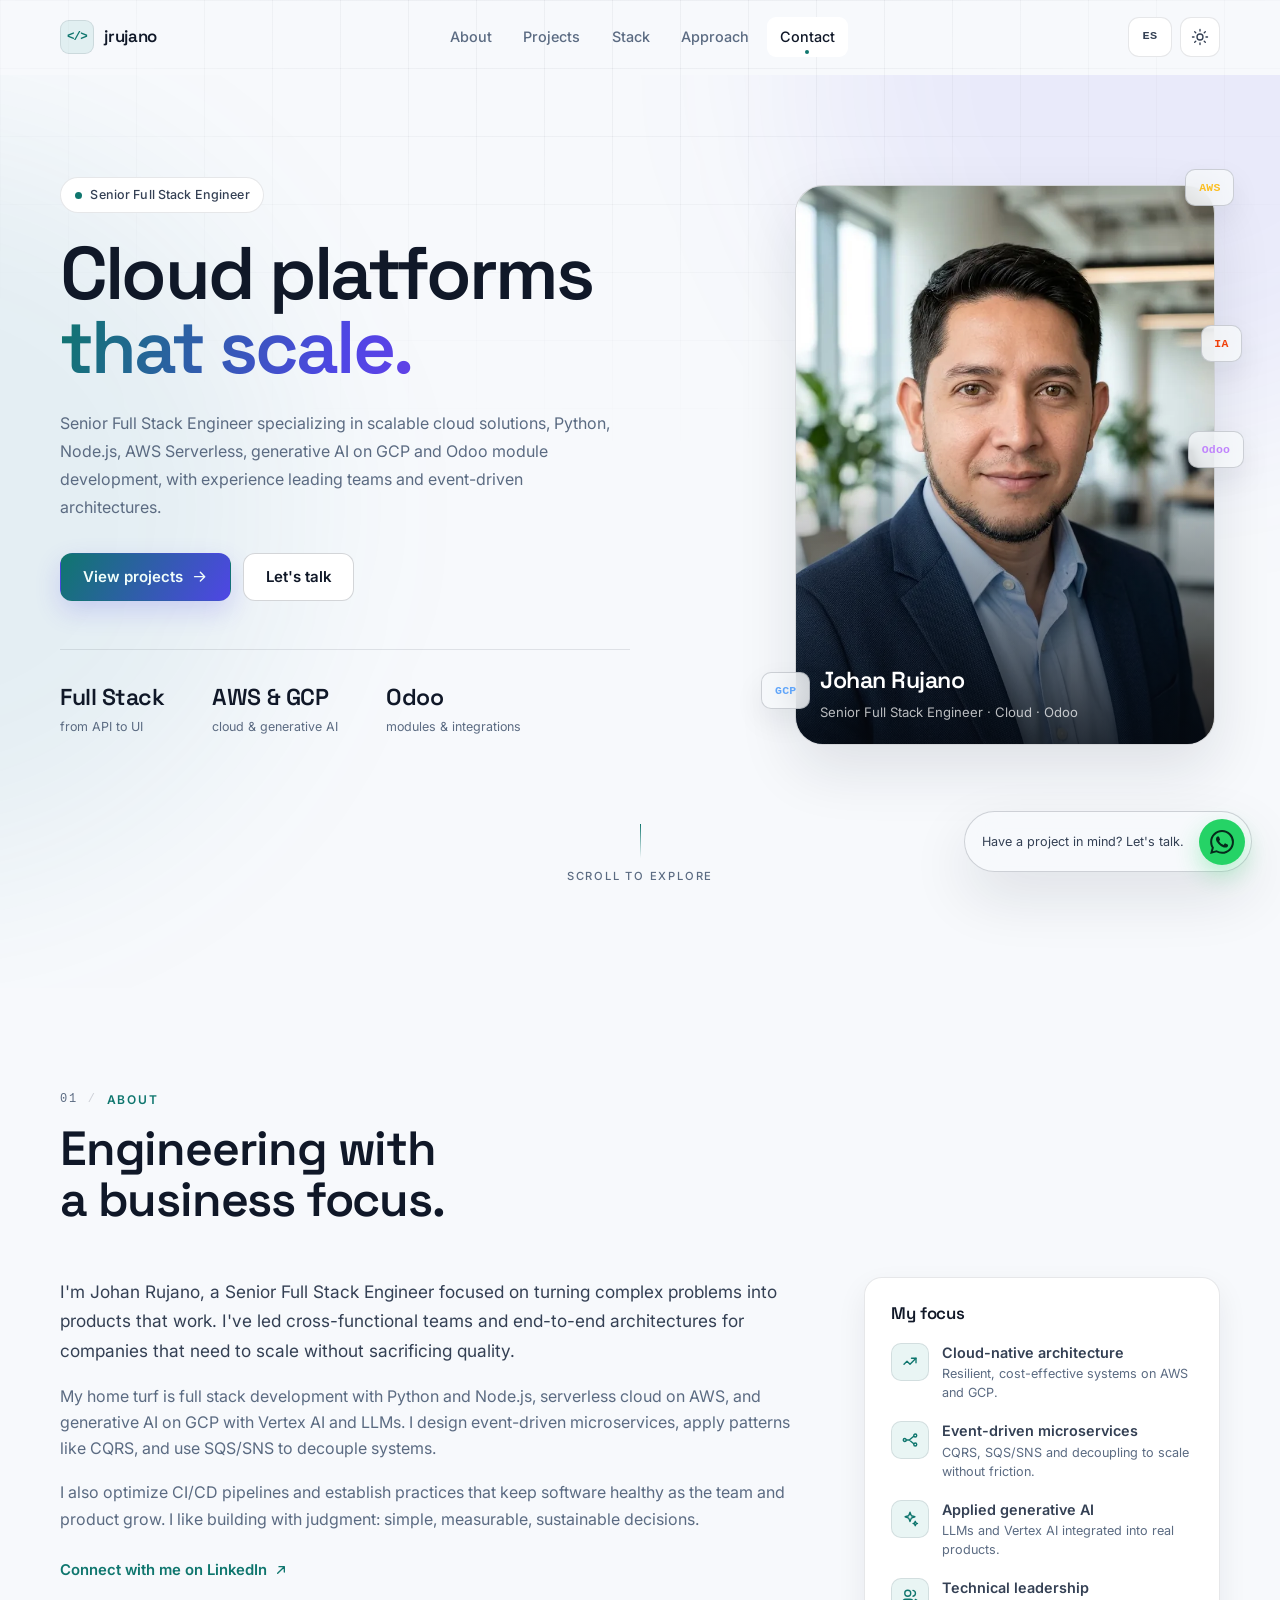
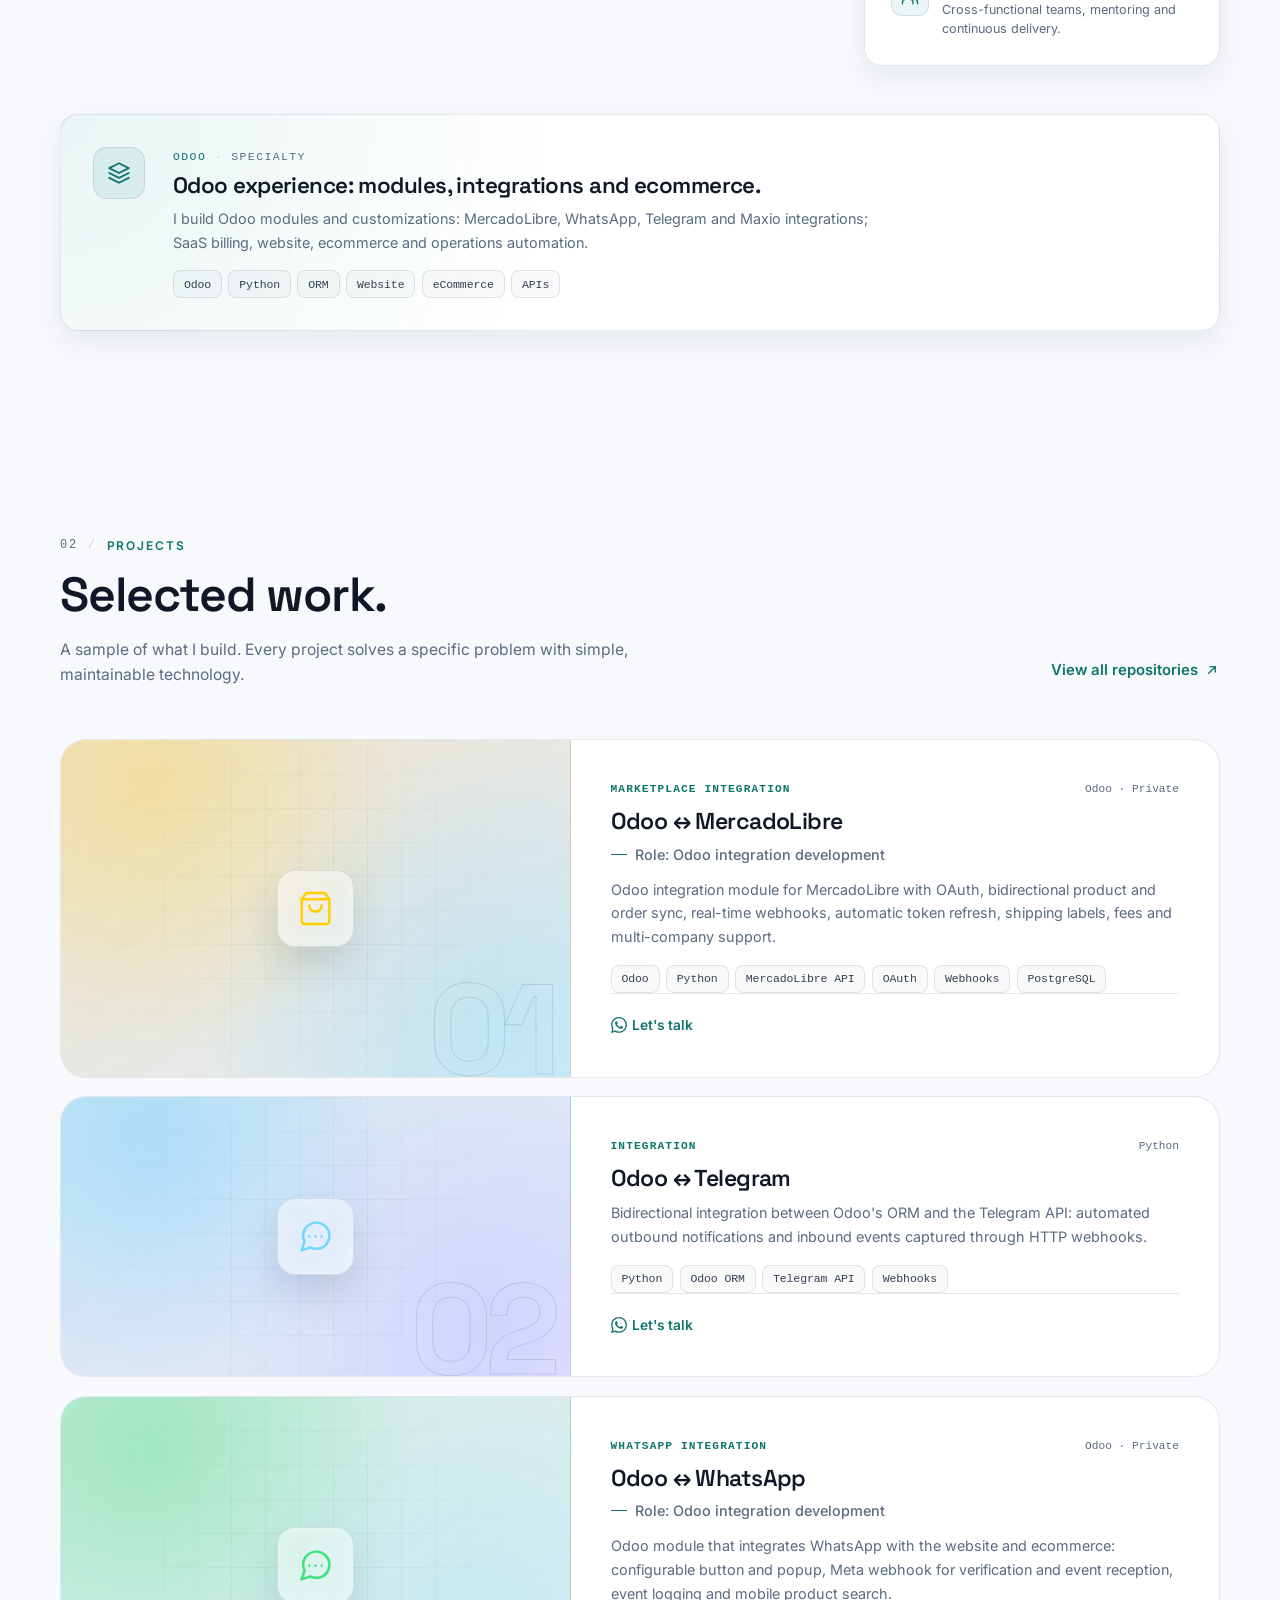
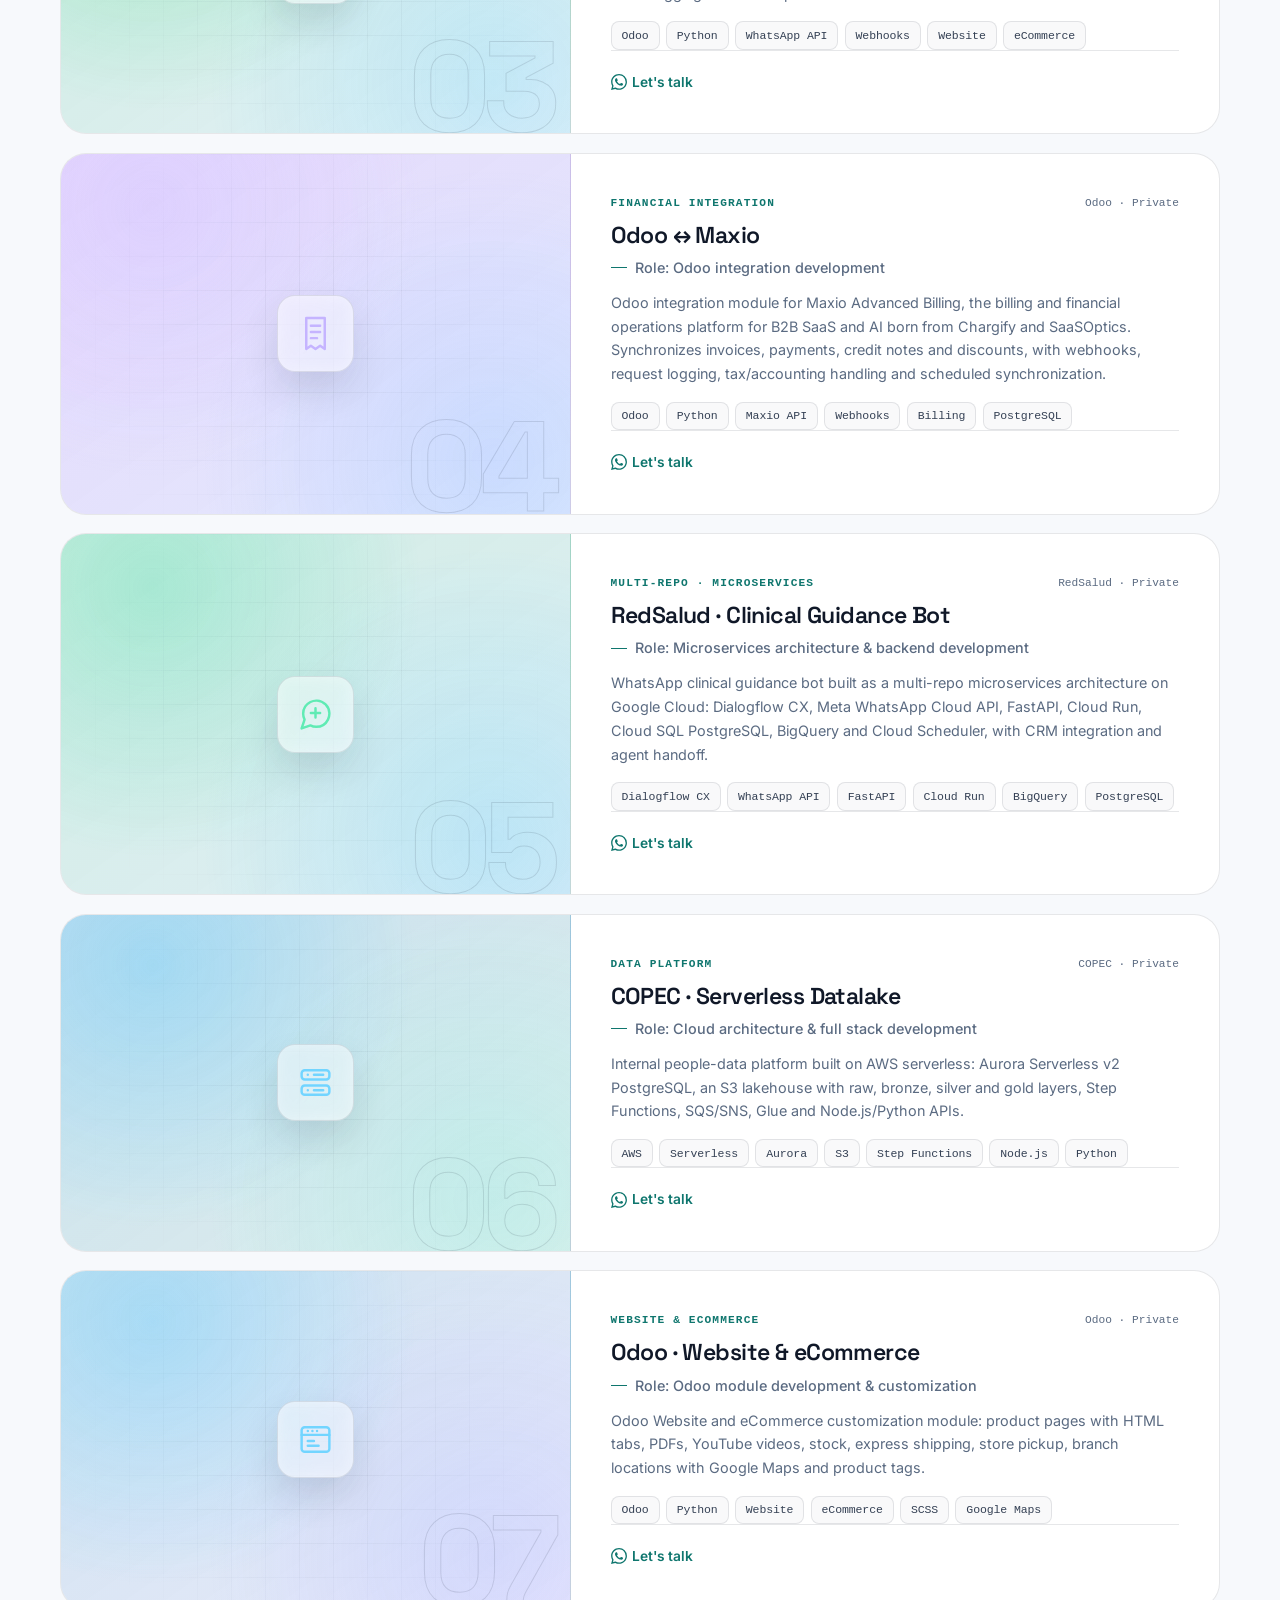
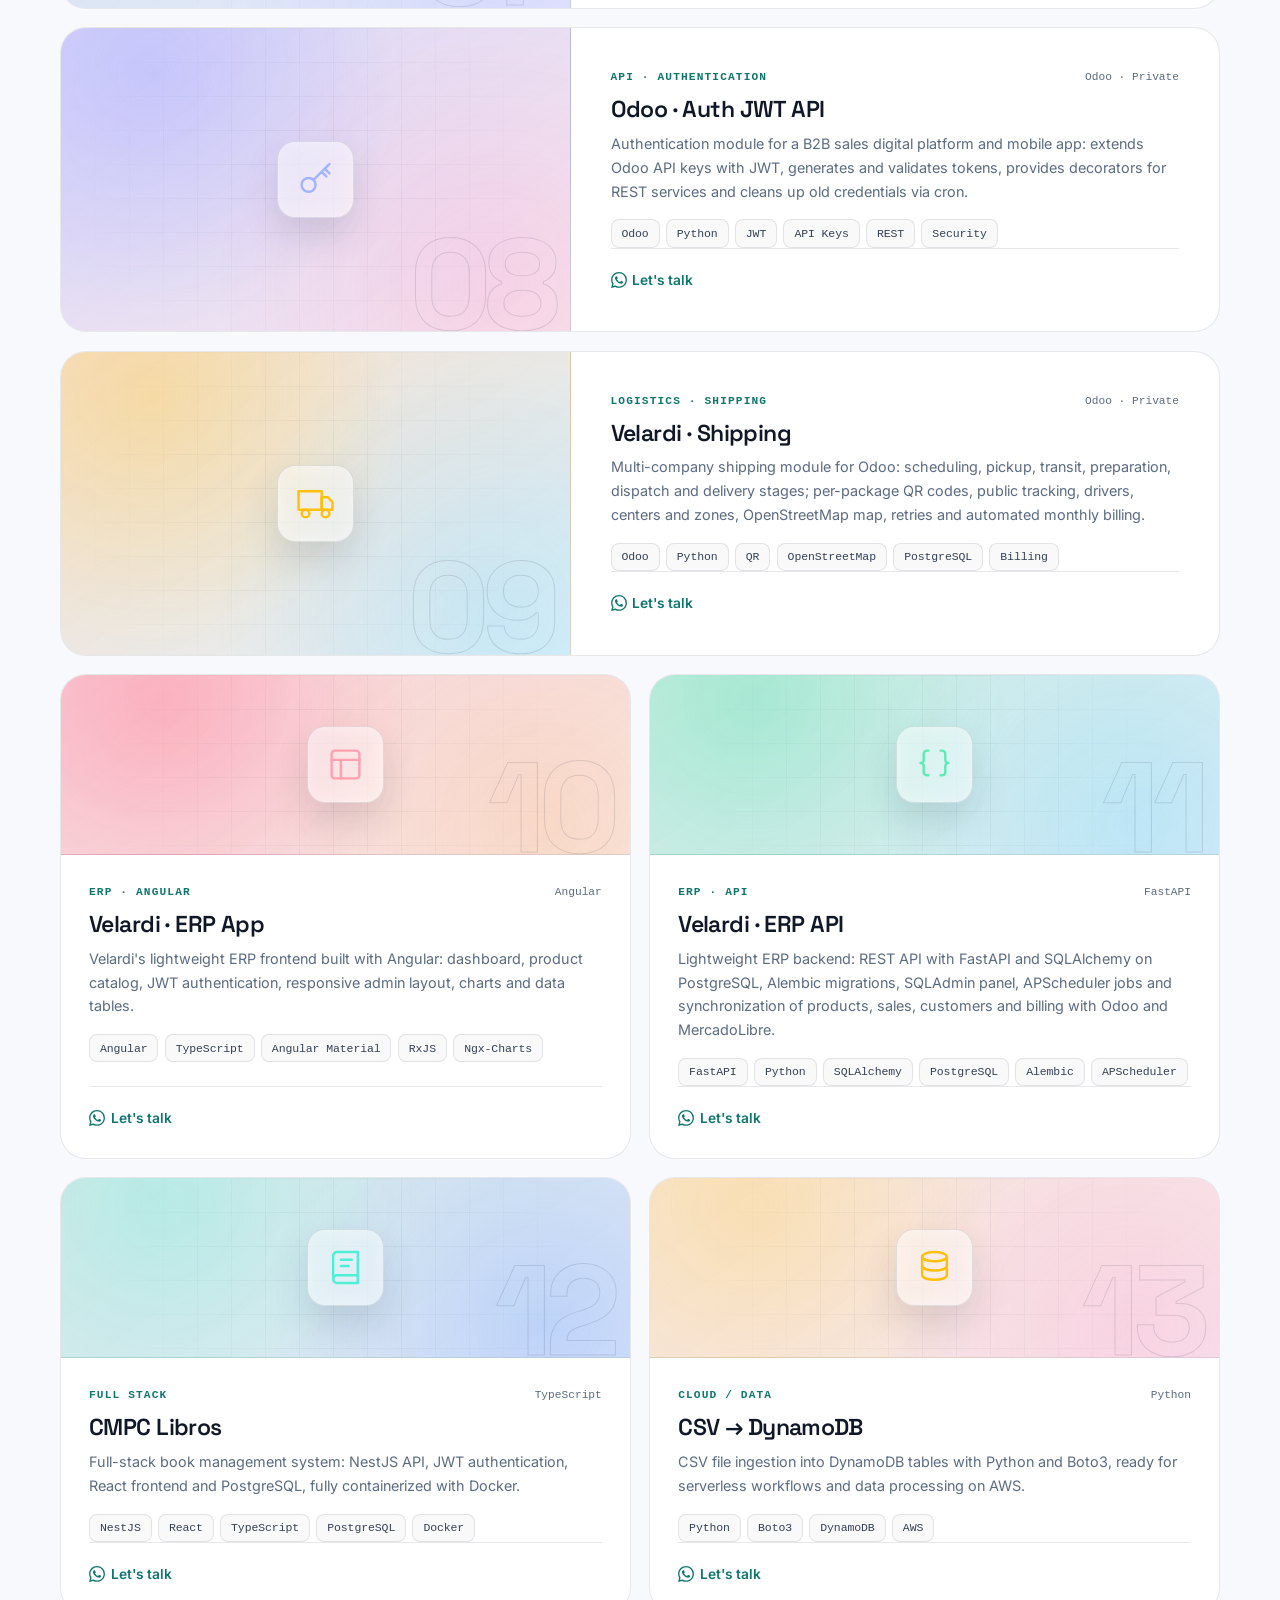
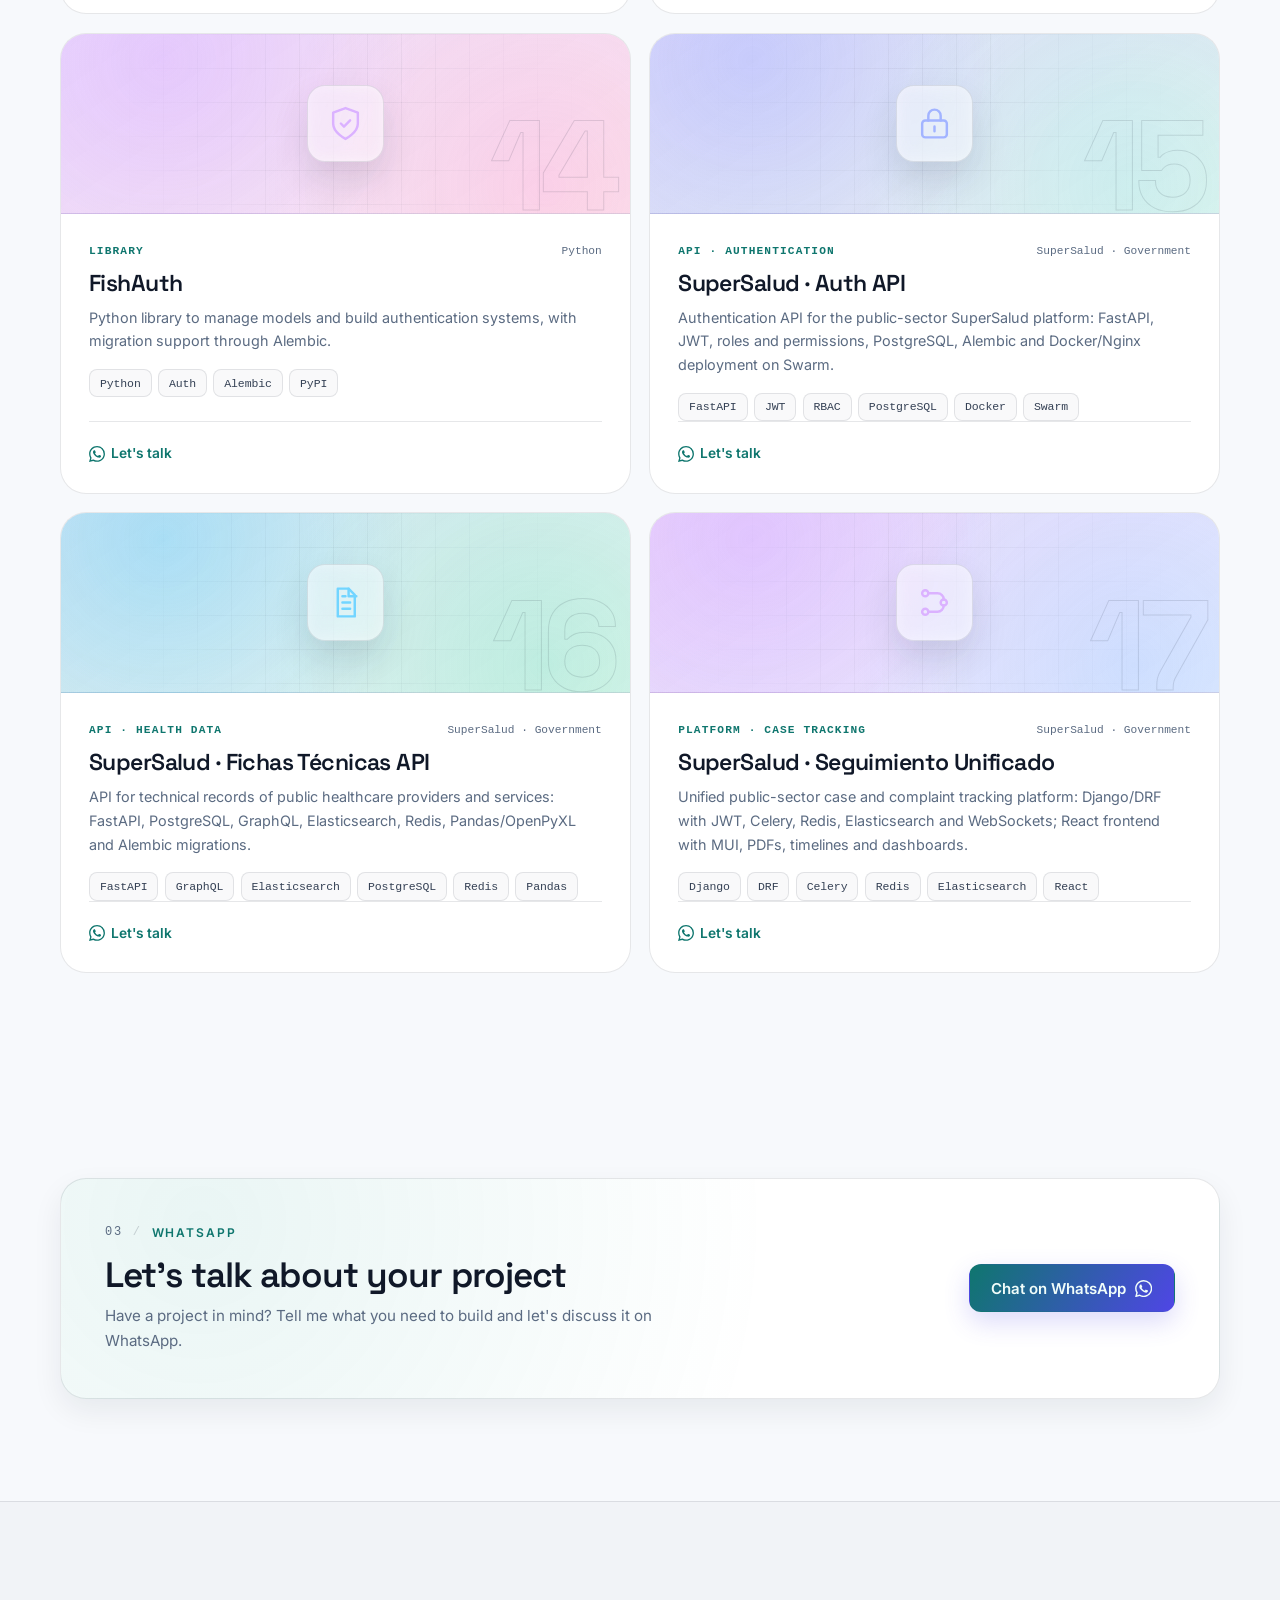
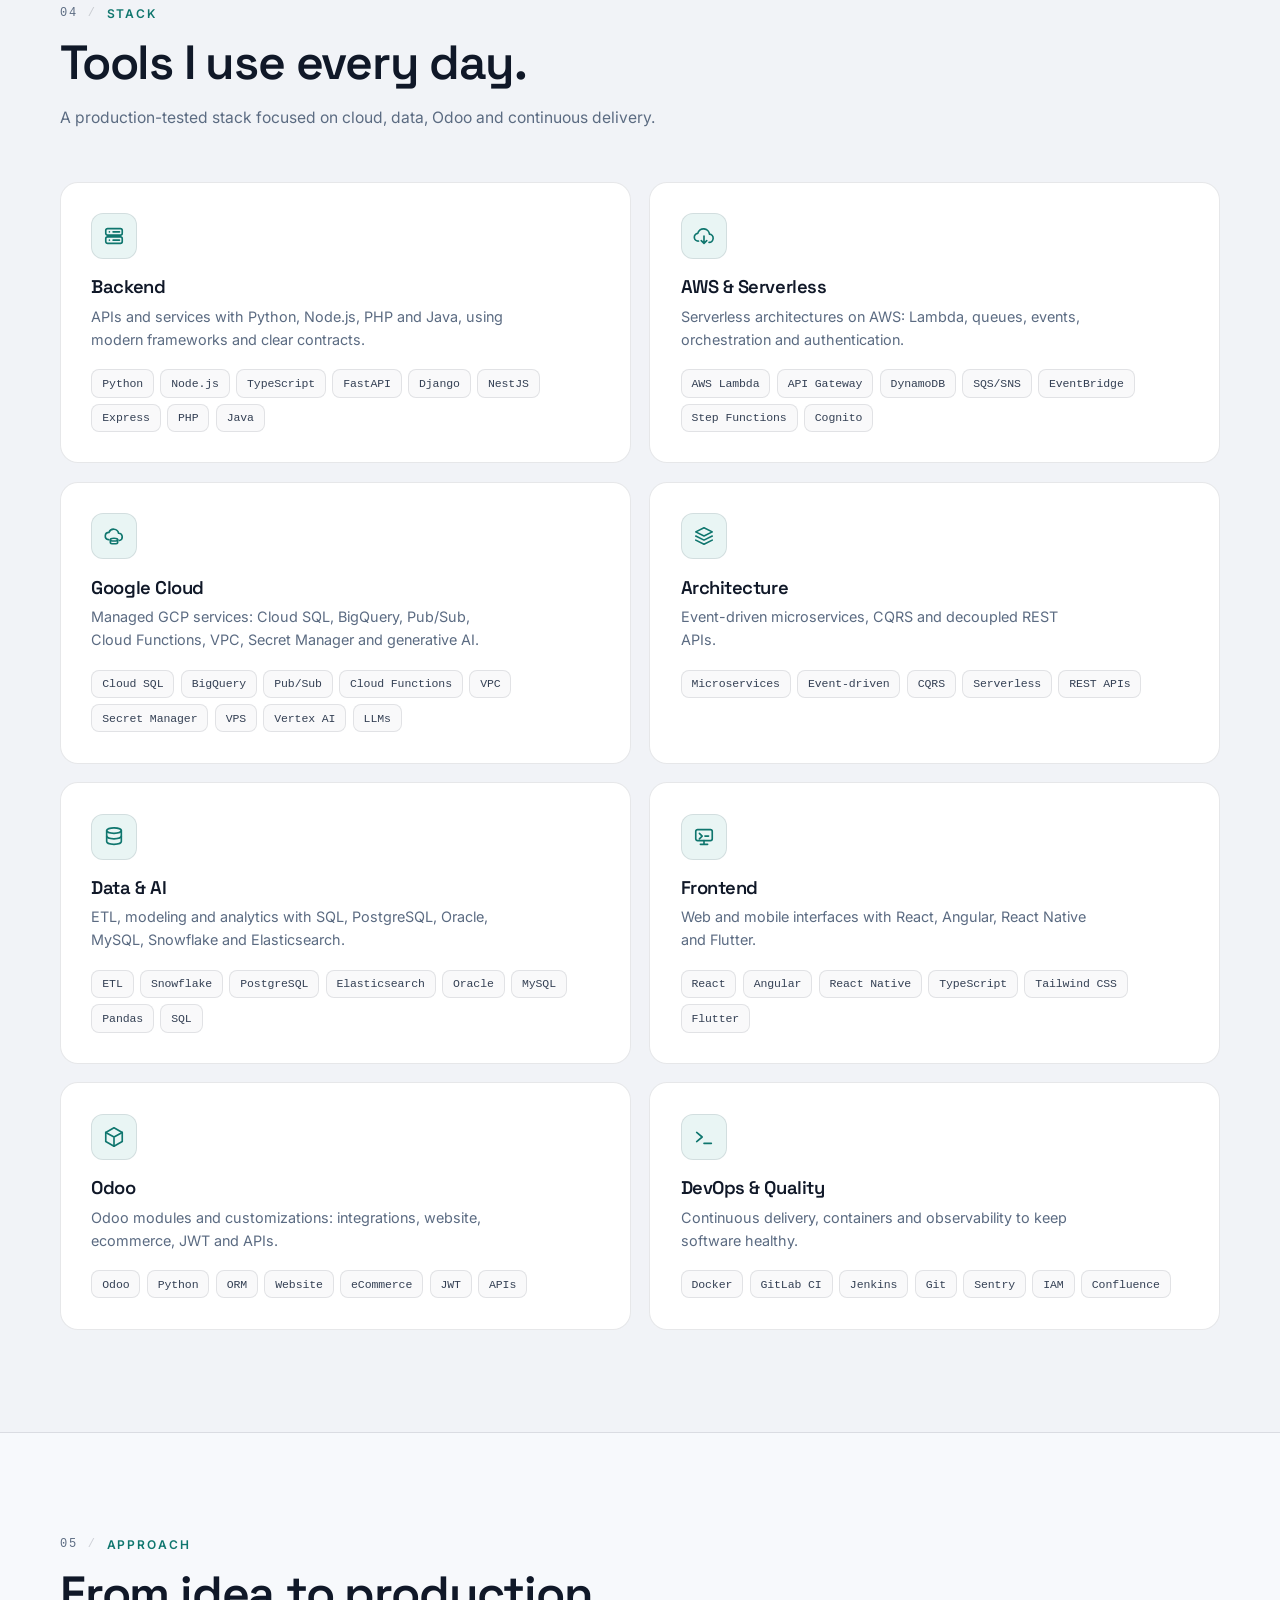
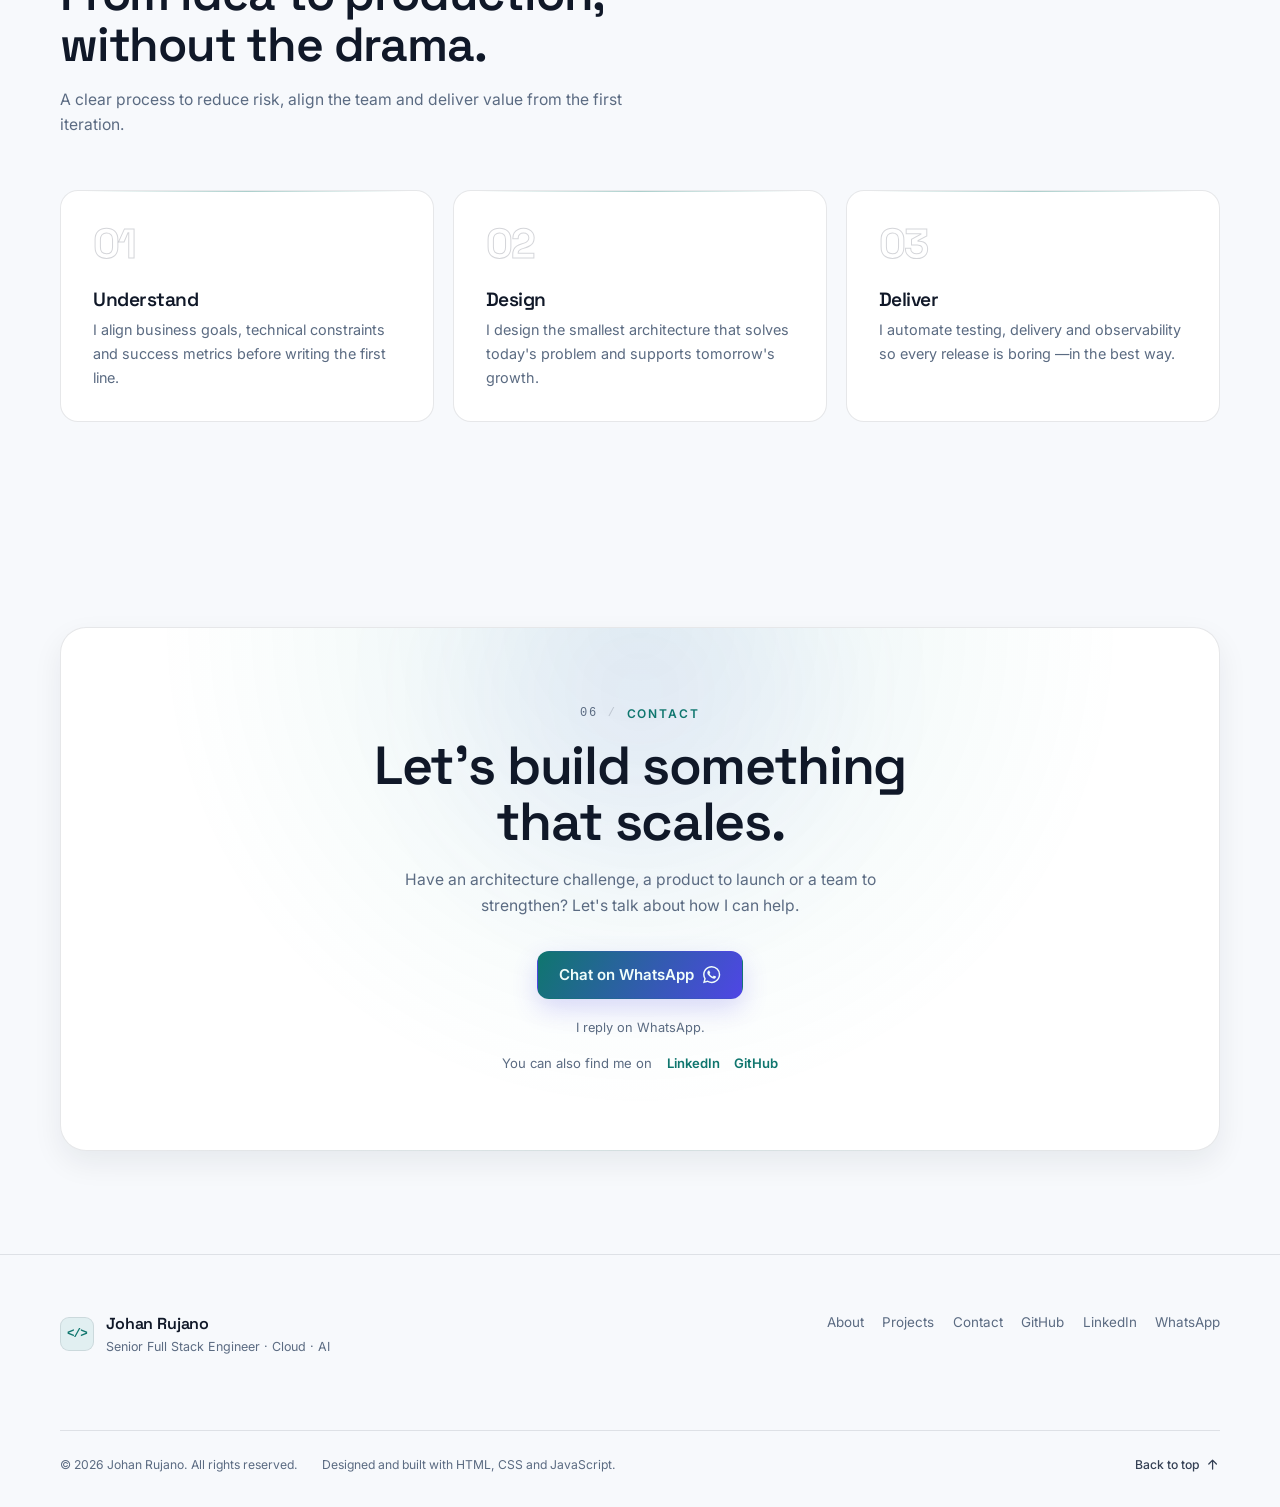
<file: index.html>
<!DOCTYPE html>
<html lang="es" data-theme="dark">
<head>
    <meta charset="UTF-8">
    <meta name="viewport" content="width=device-width, initial-scale=1.0">
    <title>Johan Rujano — Senior Full Stack Engineer</title>
    <meta id="meta-description" name="description" content="Johan Rujano — Senior Full Stack Engineer construyendo plataformas cloud escalables, microservicios event-driven, IA generativa en AWS/GCP y soluciones Odoo.">
    <meta name="author" content="Johan Rujano">
    <meta name="theme-color" content="#070b14">
    <link rel="canonical" href="https://jrujano.github.io/">
    <link rel="icon" href="assets/favicon.svg" type="image/svg+xml">
    <link rel="apple-touch-icon" href="assets/favicon.svg">

    <!-- Open Graph -->
    <meta property="og:type" content="profile">
    <meta property="og:title" content="Johan Rujano — Senior Full Stack Engineer">
    <meta property="og:description" id="og-description" content="Plataformas cloud escalables, microservicios event-driven, IA generativa en AWS/GCP y soluciones Odoo.">
    <meta property="og:url" content="https://jrujano.github.io/">
    <meta property="og:site_name" content="Johan Rujano">
    <meta property="profile:first_name" content="Johan">
    <meta property="profile:last_name" content="Rujano">
    <meta property="og:image" content="https://jrujano.github.io/assets/og-image.png">
    <meta property="og:image:type" content="image/png">
    <meta property="og:image:width" content="1200">
    <meta property="og:image:height" content="630">
    <meta property="og:image:alt" content="Johan Rujano — Senior Full Stack Engineer">

    <!-- Twitter -->
    <meta name="twitter:card" content="summary_large_image">
    <meta name="twitter:title" content="Johan Rujano — Senior Full Stack Engineer">
    <meta name="twitter:description" id="twitter-description" content="Plataformas cloud escalables, microservicios event-driven, IA generativa en AWS/GCP y soluciones Odoo.">
    <meta name="twitter:image" content="https://jrujano.github.io/assets/og-image.png">
    <meta name="twitter:image:alt" content="Johan Rujano — Senior Full Stack Engineer">

    <link rel="preconnect" href="https://fonts.googleapis.com">
    <link rel="preconnect" href="https://fonts.gstatic.com" crossorigin>
    <link href="https://fonts.googleapis.com/css2?family=Inter:wght@400;500;600;700&family=Space+Grotesk:wght@500;600;700&display=swap" rel="stylesheet">

    <script>
        // Apply the saved theme before first paint to avoid a flash.
        (function () {
            document.documentElement.classList.add('js');
            try {
                var saved = localStorage.getItem('theme');
                var prefersLight = window.matchMedia('(prefers-color-scheme: light)').matches;
                document.documentElement.dataset.theme = saved || (prefersLight ? 'light' : 'dark');
            } catch (error) {
                document.documentElement.dataset.theme = 'dark';
            }
            // Safety net: if main.js never runs, reveal all content instead of
            // leaving sections hidden behind the scroll animation.
            window.__revealFallback = window.setTimeout(function () {
                document.documentElement.classList.remove('js');
            }, 4000);
        })();
    </script>

    <link rel="stylesheet" href="assets/css/styles.css">

    <script type="application/ld+json">
    {
        "@context": "https://schema.org",
        "@type": "Person",
        "name": "Johan Rujano",
        "url": "https://jrujano.github.io/",
        "jobTitle": "Senior Full Stack Engineer",
        "description": "Senior Full Stack Engineer delivering scalable cloud solutions, event-driven microservices, generative AI on AWS/GCP and Odoo integrations.",
        "sameAs": [
            "https://github.com/jrujano",
            "https://www.linkedin.com/in/johan-rujano-28446241"
        ],
        "knowsAbout": [
            "Python",
            "Node.js",
            "AWS Serverless",
            "Google Cloud Vertex AI",
            "Large Language Models",
            "Event-driven architecture",
            "CQRS",
            "Odoo",
            "Snowflake",
            "PostgreSQL",
            "CI/CD"
        ]
    }
    </script>
</head>
<body id="top">
    <a class="skip-link" href="#main" data-i18n="skip">Saltar al contenido</a>

    <div class="page-grid" aria-hidden="true"></div>

    <header class="site-header" id="site-header">
        <div class="container header-inner">
            <a class="brand" href="#top" data-i18n-aria="brand.label" aria-label="Johan Rujano — inicio">
                <span class="brand-mark" aria-hidden="true">&lt;/&gt;</span>
                <span class="brand-name">jrujano</span>
            </a>

            <nav class="desktop-nav" aria-label="Principal" data-i18n-aria="nav.label">
                <ul>
                    <li><a href="#sobre-mi" data-i18n="nav.about">Sobre mí</a></li>
                    <li><a href="#proyectos" data-i18n="nav.projects">Proyectos</a></li>
                    <li><a href="#stack" data-i18n="nav.stack">Stack</a></li>
                    <li><a href="#metodo" data-i18n="nav.approach">Método</a></li>
                    <li><a href="#contacto" data-i18n="nav.contact">Contacto</a></li>
                </ul>
            </nav>

            <div class="header-actions">
                <button class="icon-button lang-toggle" id="lang-toggle" type="button" aria-label="Switch to English">
                    <span aria-hidden="true">EN</span>
                </button>

                <button class="icon-button theme-toggle" id="theme-toggle" type="button" aria-label="Cambiar tema">
                    <svg class="icon icon-sun" viewBox="0 0 24 24" fill="none" stroke="currentColor" stroke-width="1.8" stroke-linecap="round" aria-hidden="true">
                        <circle cx="12" cy="12" r="4"></circle>
                        <path d="M12 2v2M12 20v2M4.93 4.93l1.41 1.41M17.66 17.66l1.41 1.41M2 12h2M20 12h2M4.93 19.07l1.41-1.41M17.66 6.34l1.41-1.41"></path>
                    </svg>
                    <svg class="icon icon-moon" viewBox="0 0 24 24" fill="none" stroke="currentColor" stroke-width="1.8" stroke-linecap="round" stroke-linejoin="round" aria-hidden="true">
                        <path d="M21 12.79A9 9 0 1 1 11.21 3 7 7 0 0 0 21 12.79z"></path>
                    </svg>
                </button>

                <button class="icon-button menu-toggle" id="menu-toggle" type="button" aria-expanded="false" aria-controls="mobile-nav" aria-label="Abrir menú">
                    <svg class="icon icon-menu" viewBox="0 0 24 24" fill="none" stroke="currentColor" stroke-width="1.8" stroke-linecap="round" aria-hidden="true">
                        <path d="M4 7h16M4 12h16M4 17h16"></path>
                    </svg>
                    <svg class="icon icon-close" viewBox="0 0 24 24" fill="none" stroke="currentColor" stroke-width="1.8" stroke-linecap="round" aria-hidden="true">
                        <path d="M6 6l12 12M18 6L6 18"></path>
                    </svg>
                </button>
            </div>
        </div>

        <nav class="mobile-nav" id="mobile-nav" aria-label="Móvil" data-i18n-aria="nav.labelMobile" hidden>
            <ul>
                <li><a href="#sobre-mi" data-i18n="nav.about">Sobre mí</a></li>
                <li><a href="#proyectos" data-i18n="nav.projects">Proyectos</a></li>
                <li><a href="#stack" data-i18n="nav.stack">Stack</a></li>
                <li><a href="#metodo" data-i18n="nav.approach">Método</a></li>
                <li><a href="#contacto" data-i18n="nav.contact">Contacto</a></li>
            </ul>
        </nav>
    </header>

    <p class="sr-only" id="lang-status" aria-live="polite"></p>

    <main id="main">
        <!-- Hero -->
        <section class="hero" aria-labelledby="hero-title">
            <div class="hero-glow hero-glow--one" aria-hidden="true"></div>
            <div class="hero-glow hero-glow--two" aria-hidden="true"></div>

            <div class="container hero-grid">
                <div class="hero-copy">
                    <p class="eyebrow-pill" data-reveal>
                        <span class="status-dot" aria-hidden="true"></span>
                        <span data-i18n="hero.badge">Senior Full Stack Engineer</span>
                    </p>

                    <h1 class="hero-title" id="hero-title" data-reveal>
                        <span data-i18n="hero.title1">Plataformas cloud</span>
                        <span class="gradient-text" data-i18n="hero.title2">que escalan.</span>
                    </h1>

                    <p class="hero-lead" data-reveal style="--delay: 80ms" data-i18n="hero.lead">
                        Ingeniero Full Stack Senior especializado en soluciones cloud escalables, Python, Node.js, AWS Serverless, IA generativa en GCP y desarrollo de módulos Odoo, con experiencia liderando equipos y arquitecturas event-driven.
                    </p>

                    <div class="hero-actions" data-reveal style="--delay: 140ms">
                        <a class="btn btn-primary" href="#proyectos">
                            <span data-i18n="hero.cta.projects">Ver proyectos</span>
                            <svg class="icon" viewBox="0 0 24 24" fill="none" stroke="currentColor" stroke-width="2" stroke-linecap="round" stroke-linejoin="round" aria-hidden="true">
                                <path d="M5 12h14M13 6l6 6-6 6"></path>
                            </svg>
                        </a>
                        <a class="btn btn-ghost" href="https://api.whatsapp.com/send/?phone=56936115207&text=Deseo%20que%20me%20cuentes%20de%20tus%20proyectos." target="_blank" rel="noopener noreferrer" data-i18n="hero.cta.contact">Hablemos</a>
                    </div>

                    <dl class="hero-stats" data-reveal style="--delay: 200ms">
                        <div class="stat">
                            <dt class="stat-value">Full Stack</dt>
                            <dd class="stat-label" data-i18n="hero.stats.full">de la API a la interfaz</dd>
                        </div>
                        <div class="stat">
                            <dt class="stat-value">AWS &amp; GCP</dt>
                            <dd class="stat-label" data-i18n="hero.stats.cloud">cloud e IA generativa</dd>
                        </div>
                        <div class="stat">
                            <dt class="stat-value">Odoo</dt>
                            <dd class="stat-label" data-i18n="hero.stats.odoo">módulos e integraciones</dd>
                        </div>
                    </dl>
                </div>

                <div class="hero-visual" data-reveal style="--delay: 160ms">
                    <div class="portrait-card">
                        <img src="[data-uri]" alt="Johan Rujano, Senior Full Stack Engineer" width="720" height="964" fetchpriority="high" decoding="async">
                        <div class="portrait-overlay">
                            <p class="portrait-name">Johan Rujano</p>
                            <p class="portrait-role">Senior Full Stack Engineer · Cloud · Odoo</p>
                        </div>
                    </div>

                    <span class="floating-badge floating-badge--aws">AWS</span>
                    <span class="floating-badge floating-badge--gcp">GCP</span>
                    <span class="floating-badge floating-badge--odoo">Odoo</span>
                    <span class="floating-badge floating-badge--ia">IA</span>
                </div>
            </div>

            <a class="scroll-hint" href="#sobre-mi" data-i18n-aria="hero.scrollLabel" aria-label="Desliza para explorar">
                <span class="scroll-hint-line" aria-hidden="true"></span>
                <span data-i18n="hero.scroll">Desliza para explorar</span>
            </a>
        </section>

        <!-- About -->
        <section class="section" id="sobre-mi" aria-labelledby="about-title">
            <div class="container">
                <header class="section-head" data-reveal>
                    <p class="section-kicker"><span>01</span> <span data-i18n="about.kicker">Sobre mí</span></p>
                    <h2 id="about-title" data-i18n="about.title">Ingeniería con foco en el negocio.</h2>
                </header>

                <div class="about-grid">
                    <div class="about-text" data-reveal>
                        <p class="lead" data-i18n="about.p1">
                            Soy Johan Rujano, Senior Full Stack Engineer especializado en convertir problemas complejos en productos que funcionan. He liderado equipos multidisciplinarios y arquitecturas de extremo a extremo para empresas que necesitan escalar sin sacrificar calidad.
                        </p>
                        <p data-i18n="about.p2">
                            Mi terreno natural es el desarrollo full stack con Python y Node.js, la nube serverless en AWS y la inteligencia artificial generativa en GCP con Vertex AI y LLMs. Diseño microservicios event-driven, aplico patrones como CQRS y trabajo con SQS/SNS para desacoplar sistemas.
                        </p>
                        <p data-i18n="about.p3">
                            También optimizo pipelines de CI/CD y establezco prácticas que mantienen el software saludable a medida que el equipo y el producto crecen. Me gusta construir con criterio: decisiones simples, medibles y sostenibles.
                        </p>
                        <a class="text-link" href="https://www.linkedin.com/in/johan-rujano-28446241" target="_blank" rel="noopener noreferrer">
                            <span data-i18n="about.link">Conecta conmigo en LinkedIn</span>
                            <svg class="icon" viewBox="0 0 24 24" fill="none" stroke="currentColor" stroke-width="2" stroke-linecap="round" stroke-linejoin="round" aria-hidden="true">
                                <path d="M7 17L17 7M9 7h8v8"></path>
                            </svg>
                        </a>
                    </div>

                    <aside class="focus-card" data-reveal style="--delay: 100ms">
                        <h3 data-i18n="about.focus.title">Mi enfoque</h3>
                        <ul class="focus-list">
                            <li>
                                <span class="focus-icon" aria-hidden="true">
                                    <svg viewBox="0 0 24 24" fill="none" stroke="currentColor" stroke-width="1.8" stroke-linecap="round" stroke-linejoin="round">
                                        <path d="M4 15l4-4 4 4 8-8"></path>
                                        <path d="M14 7h6v6"></path>
                                    </svg>
                                </span>
                                <span>
                                    <strong data-i18n="focus.1.title">Arquitectura cloud-native</strong>
                                    <small data-i18n="focus.1.desc">Sistemas resilientes y rentables en AWS y GCP.</small>
                                </span>
                            </li>
                            <li>
                                <span class="focus-icon" aria-hidden="true">
                                    <svg viewBox="0 0 24 24" fill="none" stroke="currentColor" stroke-width="1.8" stroke-linecap="round" stroke-linejoin="round">
                                        <circle cx="5" cy="12" r="2"></circle>
                                        <circle cx="19" cy="6" r="2"></circle>
                                        <circle cx="19" cy="18" r="2"></circle>
                                        <path d="M7 12h4m0 0l6-5m-6 5l6 5"></path>
                                    </svg>
                                </span>
                                <span>
                                    <strong data-i18n="focus.2.title">Microservicios event-driven</strong>
                                    <small data-i18n="focus.2.desc">CQRS, SQS/SNS y desacoplamiento para escalar sin fricción.</small>
                                </span>
                            </li>
                            <li>
                                <span class="focus-icon" aria-hidden="true">
                                    <svg viewBox="0 0 24 24" fill="none" stroke="currentColor" stroke-width="1.8" stroke-linecap="round" stroke-linejoin="round">
                                        <path d="M12 3l1.8 4.7L18.5 9l-4.7 1.8L12 15.5l-1.8-4.7L5.5 9l4.7-1.3L12 3z"></path>
                                        <path d="M19 15l.9 2.1L22 18l-2.1.9L19 21l-.9-2.1L16 18l2.1-.9L19 15z"></path>
                                    </svg>
                                </span>
                                <span>
                                    <strong data-i18n="focus.3.title">IA generativa aplicada</strong>
                                    <small data-i18n="focus.3.desc">LLMs y Vertex AI integrados en productos reales.</small>
                                </span>
                            </li>
                            <li>
                                <span class="focus-icon" aria-hidden="true">
                                    <svg viewBox="0 0 24 24" fill="none" stroke="currentColor" stroke-width="1.8" stroke-linecap="round" stroke-linejoin="round">
                                        <path d="M16 21v-2a4 4 0 0 0-4-4H6a4 4 0 0 0-4 4v2"></path>
                                        <circle cx="9" cy="7" r="4"></circle>
                                        <path d="M22 21v-2a4 4 0 0 0-3-3.87M16 3.13A4 4 0 0 1 16 11"></path>
                                    </svg>
                                </span>
                                <span>
                                    <strong data-i18n="focus.4.title">Liderazgo técnico</strong>
                                    <small data-i18n="focus.4.desc">Equipos multidisciplinarios, mentoría y entrega continua.</small>
                                </span>
                            </li>
                        </ul>
                    </aside>
                </div>

                <div class="odoo-highlight" data-reveal>
                    <span class="odoo-highlight-icon" aria-hidden="true">
                        <svg viewBox="0 0 24 24" fill="none" stroke="currentColor" stroke-width="1.8" stroke-linecap="round" stroke-linejoin="round">
                            <path d="M12 3l9 4.5-9 4.5-9-4.5L12 3z"></path>
                            <path d="M3 12l9 4.5 9-4.5M3 16.5L12 21l9-4.5"></path>
                        </svg>
                    </span>
                    <div class="odoo-highlight-content">
                        <p class="odoo-highlight-label"><span>Odoo</span> <span data-i18n="odoo.label">Especialidad</span></p>
                        <h3 data-i18n="odoo.title">Experiencia Odoo: módulos, integraciones y ecommerce.</h3>
                        <p data-i18n="odoo.desc">Desarrollo módulos y personalizaciones para Odoo: integraciones con MercadoLibre, WhatsApp, Telegram y Maxio; facturación SaaS, website, ecommerce y automatización de operaciones.</p>
                        <ul class="tags">
                            <li>Odoo</li>
                            <li>Python</li>
                            <li>ORM</li>
                            <li>Website</li>
                            <li>eCommerce</li>
                            <li>APIs</li>
                        </ul>
                    </div>
                </div>
            </div>
        </section>


        <!-- Projects -->
        <section class="section" id="proyectos" aria-labelledby="projects-title">
            <div class="container">
                <header class="section-head section-head--row" data-reveal>
                    <div>
                        <p class="section-kicker"><span>02</span> <span data-i18n="projects.kicker">Proyectos</span></p>
                        <h2 id="projects-title" data-i18n="projects.title">Trabajo seleccionado.</h2>
                        <p class="section-lead" data-i18n="projects.lead">Una muestra de lo que construyo. Cada proyecto resuelve un problema concreto con tecnología simple y mantenible.</p>
                    </div>
                    <a class="text-link" href="https://github.com/jrujano?tab=repositories" target="_blank" rel="noopener noreferrer">
                        <span data-i18n="projects.all">Ver todos los repositorios</span>
                        <svg class="icon" viewBox="0 0 24 24" fill="none" stroke="currentColor" stroke-width="2" stroke-linecap="round" stroke-linejoin="round" aria-hidden="true">
                            <path d="M7 17L17 7M9 7h8v8"></path>
                        </svg>
                    </a>
                </header>

                <div class="projects-grid">
                    <article id="odoo-mercadolibre" class="project-card project-card--featured project-card--meli" data-reveal>
                        <div class="project-visual project-visual--meli" aria-hidden="true">
                            <span class="project-glyph">01</span>
                            <span class="project-icon">
                                <svg viewBox="0 0 24 24" fill="none" stroke="currentColor" stroke-width="1.6" stroke-linecap="round" stroke-linejoin="round">
                                    <path d="M6 2L3 6v14a2 2 0 0 0 2 2h14a2 2 0 0 0 2-2V6l-3-4z"></path>
                                    <path d="M3 6h18M16 10a4 4 0 0 1-8 0"></path>
                                </svg>
                            </span>
                        </div>
                        <div class="project-body">
                            <div class="project-meta">
                                <span class="project-type" data-i18n="project7.type">Integración marketplace</span>
                                <span class="project-year" data-i18n="project7.meta">Odoo · Privado</span>
                            </div>
                            <h3 data-i18n="project7.title">Odoo ↔ MercadoLibre</h3>
                            <p class="project-role" data-i18n="project7.role">Rol: Desarrollo de integración Odoo</p>
                            <p data-i18n="project7.desc">Módulo de integración entre Odoo y MercadoLibre con OAuth, sincronización bidireccional de productos y órdenes, webhooks en tiempo real, renovación automática de tokens, etiquetas de envío, comisiones y soporte multi-compañía.</p>
                            <ul class="tags">
                                <li>Odoo</li>
                                <li>Python</li>
                                <li>MercadoLibre API</li>
                                <li>OAuth</li>
                                <li>Webhooks</li>
                                <li>PostgreSQL</li>
                            </ul>
                            <div class="project-actions">
                                <a class="project-link project-link--whatsapp" href="https://api.whatsapp.com/send/?phone=56936115207&text=Deseo%20que%20me%20cuentes%20de%20tu%20proyecto%20Odoo%20%E2%86%94%20MercadoLibre." target="_blank" rel="noopener noreferrer">
                                    <svg class="icon" viewBox="0 0 24 24" fill="currentColor" aria-hidden="true"><path d="M17.472 14.382c-.297-.149-1.758-.867-2.03-.967-.273-.099-.471-.148-.67.15-.197.297-.767.966-.94 1.164-.173.199-.347.223-.644.075-.297-.15-1.255-.463-2.39-1.475-.883-.788-1.48-1.761-1.653-2.059-.173-.297-.018-.458.13-.606.134-.133.298-.347.446-.52.149-.174.198-.298.298-.497.099-.198.05-.371-.025-.52-.075-.149-.669-1.612-.916-2.207-.242-.579-.487-.5-.669-.51-.173-.008-.371-.01-.57-.01-.198 0-.52.074-.792.372-.272.297-1.04 1.016-1.04 2.479 0 1.462 1.065 2.875 1.213 3.074.149.198 2.096 3.2 5.077 4.487.709.306 1.262.489 1.694.625.712.227 1.36.195 1.871.118.571-.085 1.758-.719 2.006-1.413.248-.694.248-1.289.173-1.413-.074-.124-.272-.198-.57-.347m-5.421 7.403h-.004a9.87 9.87 0 0 1-5.031-1.378l-.361-.214-3.741.982.998-3.648-.235-.374a9.86 9.86 0 0 1-1.51-5.26c.001-5.45 4.436-9.884 9.888-9.884 2.64 0 5.122 1.03 6.988 2.898a9.825 9.825 0 0 1 2.893 6.994c-.003 5.45-4.437 9.884-9.885 9.884m8.413-18.297A11.815 11.815 0 0 0 12.05 0C5.495 0 .16 5.335.157 11.892c0 2.096.547 4.142 1.588 5.945L.057 24l6.305-1.654a11.882 11.882 0 0 0 5.683 1.448h.005c6.554 0 11.89-5.335 11.893-11.893a11.821 11.821 0 0 0-3.48-8.413z"></path></svg>
                                    <span data-i18n="hero.cta.contact">Hablemos</span>
                                </a>
                            </div>
                        </div>
                    </article>

                    <article id="odoo-telegram" class="project-card project-card--featured" data-reveal style="--delay: 40ms">
                        <div class="project-visual project-visual--telegram" aria-hidden="true">
                            <span class="project-glyph">02</span>
                            <span class="project-icon">
                                <svg viewBox="0 0 24 24" fill="none" stroke="currentColor" stroke-width="1.6" stroke-linecap="round" stroke-linejoin="round">
                                    <path d="M21 11.5a8.38 8.38 0 0 1-.9 3.8 8.5 8.5 0 0 1-7.6 4.7 8.38 8.38 0 0 1-3.8-.9L3 21l1.9-5.7a8.38 8.38 0 0 1-.9-3.8 8.5 8.5 0 0 1 4.7-7.6 8.38 8.38 0 0 1 3.8-.9h.5a8.48 8.48 0 0 1 8 8v.5z"></path>
                                    <path d="M8 12h.01M12 12h.01M16 12h.01"></path>
                                </svg>
                            </span>
                        </div>
                        <div class="project-body">
                            <div class="project-meta">
                                <span class="project-type" data-i18n="project2.type">Integración</span>
                                <span class="project-year">Python</span>
                            </div>
                            <h3>Odoo ↔ Telegram</h3>
                            <p data-i18n="project2.desc">Integración bidireccional entre el ORM de Odoo y la API de Telegram: notificaciones salientes automatizadas y captura de eventos entrantes vía webhooks HTTP.</p>
                            <ul class="tags">
                                <li>Python</li>
                                <li>Odoo ORM</li>
                                <li>Telegram API</li>
                                <li>Webhooks</li>
                            </ul>
                            <div class="project-actions">
                                <a class="project-link project-link--whatsapp" href="https://api.whatsapp.com/send/?phone=56936115207&text=Deseo%20que%20me%20cuentes%20de%20tu%20proyecto%20Odoo%20%E2%86%94%20Telegram." target="_blank" rel="noopener noreferrer">
                                    <svg class="icon" viewBox="0 0 24 24" fill="currentColor" aria-hidden="true"><path d="M17.472 14.382c-.297-.149-1.758-.867-2.03-.967-.273-.099-.471-.148-.67.15-.197.297-.767.966-.94 1.164-.173.199-.347.223-.644.075-.297-.15-1.255-.463-2.39-1.475-.883-.788-1.48-1.761-1.653-2.059-.173-.297-.018-.458.13-.606.134-.133.298-.347.446-.52.149-.174.198-.298.298-.497.099-.198.05-.371-.025-.52-.075-.149-.669-1.612-.916-2.207-.242-.579-.487-.5-.669-.51-.173-.008-.371-.01-.57-.01-.198 0-.52.074-.792.372-.272.297-1.04 1.016-1.04 2.479 0 1.462 1.065 2.875 1.213 3.074.149.198 2.096 3.2 5.077 4.487.709.306 1.262.489 1.694.625.712.227 1.36.195 1.871.118.571-.085 1.758-.719 2.006-1.413.248-.694.248-1.289.173-1.413-.074-.124-.272-.198-.57-.347m-5.421 7.403h-.004a9.87 9.87 0 0 1-5.031-1.378l-.361-.214-3.741.982.998-3.648-.235-.374a9.86 9.86 0 0 1-1.51-5.26c.001-5.45 4.436-9.884 9.888-9.884 2.64 0 5.122 1.03 6.988 2.898a9.825 9.825 0 0 1 2.893 6.994c-.003 5.45-4.437 9.884-9.885 9.884m8.413-18.297A11.815 11.815 0 0 0 12.05 0C5.495 0 .16 5.335.157 11.892c0 2.096.547 4.142 1.588 5.945L.057 24l6.305-1.654a11.882 11.882 0 0 0 5.683 1.448h.005c6.554 0 11.89-5.335 11.893-11.893a11.821 11.821 0 0 0-3.48-8.413z"></path></svg>
                                    <span data-i18n="hero.cta.contact">Hablemos</span>
                                </a>
                            </div>
                        </div>
                    </article>

                    <article id="odoo-whatsapp" class="project-card project-card--featured project-card--whatsapp" data-reveal style="--delay: 80ms">
                        <div class="project-visual project-visual--whatsapp" aria-hidden="true">
                            <span class="project-glyph">03</span>
                            <span class="project-icon">
                                <svg viewBox="0 0 24 24" fill="none" stroke="currentColor" stroke-width="1.6" stroke-linecap="round" stroke-linejoin="round">
                                    <path d="M21 11.5a8.38 8.38 0 0 1-.9 3.8 8.5 8.5 0 0 1-7.6 4.7 8.38 8.38 0 0 1-3.8-.9L3 21l1.9-5.7a8.38 8.38 0 0 1-.9-3.8 8.5 8.5 0 0 1 4.7-7.6 8.38 8.38 0 0 1 3.8-.9h.5a8.48 8.48 0 0 1 8 8v.5z"></path>
                                    <path d="M8 12h.01M12 12h.01M16 12h.01"></path>
                                </svg>
                            </span>
                        </div>
                        <div class="project-body">
                            <div class="project-meta">
                                <span class="project-type" data-i18n="project9.type">Integración WhatsApp</span>
                                <span class="project-year" data-i18n="project9.meta">Odoo · Privado</span>
                            </div>
                            <h3 data-i18n="project9.title">Odoo ↔ WhatsApp</h3>
                            <p class="project-role" data-i18n="project9.role">Rol: Desarrollo de integración Odoo</p>
                            <p data-i18n="project9.desc">Módulo para Odoo que integra WhatsApp con el sitio web y ecommerce: botón y popup configurables, webhook de Meta para verificación y recepción de eventos, registro de eventos y buscador de productos móvil.</p>
                            <ul class="tags">
                                <li>Odoo</li>
                                <li>Python</li>
                                <li>WhatsApp API</li>
                                <li>Webhooks</li>
                                <li>Website</li>
                                <li>eCommerce</li>
                            </ul>
                            <div class="project-actions">
                                <a class="project-link project-link--whatsapp" href="https://api.whatsapp.com/send/?phone=56936115207&text=Deseo%20que%20me%20cuentes%20de%20tu%20proyecto%20Odoo%20%E2%86%94%20WhatsApp." target="_blank" rel="noopener noreferrer">
                                    <svg class="icon" viewBox="0 0 24 24" fill="currentColor" aria-hidden="true"><path d="M17.472 14.382c-.297-.149-1.758-.867-2.03-.967-.273-.099-.471-.148-.67.15-.197.297-.767.966-.94 1.164-.173.199-.347.223-.644.075-.297-.15-1.255-.463-2.39-1.475-.883-.788-1.48-1.761-1.653-2.059-.173-.297-.018-.458.13-.606.134-.133.298-.347.446-.52.149-.174.198-.298.298-.497.099-.198.05-.371-.025-.52-.075-.149-.669-1.612-.916-2.207-.242-.579-.487-.5-.669-.51-.173-.008-.371-.01-.57-.01-.198 0-.52.074-.792.372-.272.297-1.04 1.016-1.04 2.479 0 1.462 1.065 2.875 1.213 3.074.149.198 2.096 3.2 5.077 4.487.709.306 1.262.489 1.694.625.712.227 1.36.195 1.871.118.571-.085 1.758-.719 2.006-1.413.248-.694.248-1.289.173-1.413-.074-.124-.272-.198-.57-.347m-5.421 7.403h-.004a9.87 9.87 0 0 1-5.031-1.378l-.361-.214-3.741.982.998-3.648-.235-.374a9.86 9.86 0 0 1-1.51-5.26c.001-5.45 4.436-9.884 9.888-9.884 2.64 0 5.122 1.03 6.988 2.898a9.825 9.825 0 0 1 2.893 6.994c-.003 5.45-4.437 9.884-9.885 9.884m8.413-18.297A11.815 11.815 0 0 0 12.05 0C5.495 0 .16 5.335.157 11.892c0 2.096.547 4.142 1.588 5.945L.057 24l6.305-1.654a11.882 11.882 0 0 0 5.683 1.448h.005c6.554 0 11.89-5.335 11.893-11.893a11.821 11.821 0 0 0-3.48-8.413z"></path></svg>
                                    <span data-i18n="hero.cta.contact">Hablemos</span>
                                </a>
                            </div>
                        </div>
                    </article>

                    <article id="odoo-maxio" class="project-card project-card--featured project-card--maxio" data-reveal style="--delay: 120ms">
                        <div class="project-visual project-visual--maxio" aria-hidden="true">
                            <span class="project-glyph">04</span>
                            <span class="project-icon">
                                <svg viewBox="0 0 24 24" fill="none" stroke="currentColor" stroke-width="1.6" stroke-linecap="round" stroke-linejoin="round">
                                    <path d="M6 2h12v20l-3-2-3 2-3-2-3 2V2z"></path>
                                    <path d="M9 7h6M9 11h6M9 15h4"></path>
                                </svg>
                            </span>
                        </div>
                        <div class="project-body">
                            <div class="project-meta">
                                <span class="project-type" data-i18n="project8.type">Integración financiera</span>
                                <span class="project-year" data-i18n="project8.meta">Odoo · Privado</span>
                            </div>
                            <h3 data-i18n="project8.title">Odoo ↔ Maxio</h3>
                            <p class="project-role" data-i18n="project8.role">Rol: Desarrollo de integración Odoo</p>
                            <p data-i18n="project8.desc">Módulo de integración entre Odoo y Maxio Advanced Billing, la plataforma de facturación y operaciones financieras para SaaS B2B e IA surgida de Chargify y SaaSOptics. Sincroniza facturas, pagos, notas de crédito y descuentos, con webhooks, registro de solicitudes, manejo de impuestos/contabilidad y sincronización programada.</p>
                            <ul class="tags">
                                <li>Odoo</li>
                                <li>Python</li>
                                <li>Maxio API</li>
                                <li>Webhooks</li>
                                <li>Billing</li>
                                <li>PostgreSQL</li>
                            </ul>
                            <div class="project-actions">
                                <a class="project-link project-link--whatsapp" href="https://api.whatsapp.com/send/?phone=56936115207&text=Deseo%20que%20me%20cuentes%20de%20tu%20proyecto%20Odoo%20%E2%86%94%20Maxio." target="_blank" rel="noopener noreferrer">
                                    <svg class="icon" viewBox="0 0 24 24" fill="currentColor" aria-hidden="true"><path d="M17.472 14.382c-.297-.149-1.758-.867-2.03-.967-.273-.099-.471-.148-.67.15-.197.297-.767.966-.94 1.164-.173.199-.347.223-.644.075-.297-.15-1.255-.463-2.39-1.475-.883-.788-1.48-1.761-1.653-2.059-.173-.297-.018-.458.13-.606.134-.133.298-.347.446-.52.149-.174.198-.298.298-.497.099-.198.05-.371-.025-.52-.075-.149-.669-1.612-.916-2.207-.242-.579-.487-.5-.669-.51-.173-.008-.371-.01-.57-.01-.198 0-.52.074-.792.372-.272.297-1.04 1.016-1.04 2.479 0 1.462 1.065 2.875 1.213 3.074.149.198 2.096 3.2 5.077 4.487.709.306 1.262.489 1.694.625.712.227 1.36.195 1.871.118.571-.085 1.758-.719 2.006-1.413.248-.694.248-1.289.173-1.413-.074-.124-.272-.198-.57-.347m-5.421 7.403h-.004a9.87 9.87 0 0 1-5.031-1.378l-.361-.214-3.741.982.998-3.648-.235-.374a9.86 9.86 0 0 1-1.51-5.26c.001-5.45 4.436-9.884 9.888-9.884 2.64 0 5.122 1.03 6.988 2.898a9.825 9.825 0 0 1 2.893 6.994c-.003 5.45-4.437 9.884-9.885 9.884m8.413-18.297A11.815 11.815 0 0 0 12.05 0C5.495 0 .16 5.335.157 11.892c0 2.096.547 4.142 1.588 5.945L.057 24l6.305-1.654a11.882 11.882 0 0 0 5.683 1.448h.005c6.554 0 11.89-5.335 11.893-11.893a11.821 11.821 0 0 0-3.48-8.413z"></path></svg>
                                    <span data-i18n="hero.cta.contact">Hablemos</span>
                                </a>
                            </div>
                        </div>
                    </article>

                    <article id="redsalud-bot-clinico" class="project-card project-card--featured" data-reveal style="--delay: 160ms">
                        <div class="project-visual project-visual--redsalud" aria-hidden="true">
                            <span class="project-glyph">05</span>
                            <span class="project-icon">
                                <svg viewBox="0 0 24 24" fill="none" stroke="currentColor" stroke-width="1.6" stroke-linecap="round" stroke-linejoin="round">
                                    <path d="M21 11.5a8.38 8.38 0 0 1-.9 3.8 8.5 8.5 0 0 1-7.6 4.7 8.38 8.38 0 0 1-3.8-.9L3 21l1.9-5.7a8.38 8.38 0 0 1-.9-3.8 8.5 8.5 0 0 1 4.7-7.6 8.38 8.38 0 0 1 3.8-.9h.5a8.48 8.48 0 0 1 8 8v.5z"></path>
                                    <path d="M12 8v6M9 11h6"></path>
                                </svg>
                            </span>
                        </div>
                        <div class="project-body">
                            <div class="project-meta">
                                <span class="project-type" data-i18n="project6.type">Multi-repo · Microservicios</span>
                                <span class="project-year" data-i18n="project6.meta">RedSalud · Privado</span>
                            </div>
                            <h3 data-i18n="project6.title">RedSalud · Bot de Orientación Clínica</h3>
                            <p class="project-role" data-i18n="project6.role">Rol: Arquitectura de microservicios y desarrollo backend</p>
                            <p data-i18n="project6.desc">Bot de orientación clínica por WhatsApp construido como arquitectura multi-repo de microservicios en Google Cloud: Dialogflow CX, Meta WhatsApp Cloud API, FastAPI, Cloud Run, Cloud SQL PostgreSQL, BigQuery y Cloud Scheduler, con integración a CRM y derivación a agentes.</p>
                            <ul class="tags">
                                <li>Dialogflow CX</li>
                                <li>WhatsApp API</li>
                                <li>FastAPI</li>
                                <li>Cloud Run</li>
                                <li>BigQuery</li>
                                <li>PostgreSQL</li>
                            </ul>
                            <div class="project-actions">
                                <a class="project-link project-link--whatsapp" href="https://api.whatsapp.com/send/?phone=56936115207&text=Deseo%20que%20me%20cuentes%20de%20tu%20proyecto%20RedSalud%20%C2%B7%20Bot%20de%20Orientaci%C3%B3n%20Cl%C3%ADnica." target="_blank" rel="noopener noreferrer">
                                    <svg class="icon" viewBox="0 0 24 24" fill="currentColor" aria-hidden="true"><path d="M17.472 14.382c-.297-.149-1.758-.867-2.03-.967-.273-.099-.471-.148-.67.15-.197.297-.767.966-.94 1.164-.173.199-.347.223-.644.075-.297-.15-1.255-.463-2.39-1.475-.883-.788-1.48-1.761-1.653-2.059-.173-.297-.018-.458.13-.606.134-.133.298-.347.446-.52.149-.174.198-.298.298-.497.099-.198.05-.371-.025-.52-.075-.149-.669-1.612-.916-2.207-.242-.579-.487-.5-.669-.51-.173-.008-.371-.01-.57-.01-.198 0-.52.074-.792.372-.272.297-1.04 1.016-1.04 2.479 0 1.462 1.065 2.875 1.213 3.074.149.198 2.096 3.2 5.077 4.487.709.306 1.262.489 1.694.625.712.227 1.36.195 1.871.118.571-.085 1.758-.719 2.006-1.413.248-.694.248-1.289.173-1.413-.074-.124-.272-.198-.57-.347m-5.421 7.403h-.004a9.87 9.87 0 0 1-5.031-1.378l-.361-.214-3.741.982.998-3.648-.235-.374a9.86 9.86 0 0 1-1.51-5.26c.001-5.45 4.436-9.884 9.888-9.884 2.64 0 5.122 1.03 6.988 2.898a9.825 9.825 0 0 1 2.893 6.994c-.003 5.45-4.437 9.884-9.885 9.884m8.413-18.297A11.815 11.815 0 0 0 12.05 0C5.495 0 .16 5.335.157 11.892c0 2.096.547 4.142 1.588 5.945L.057 24l6.305-1.654a11.882 11.882 0 0 0 5.683 1.448h.005c6.554 0 11.89-5.335 11.893-11.893a11.821 11.821 0 0 0-3.48-8.413z"></path></svg>
                                    <span data-i18n="hero.cta.contact">Hablemos</span>
                                </a>
                            </div>
                        </div>
                    </article>

                    <article id="copec-datalake-serverless" class="project-card project-card--featured" data-reveal style="--delay: 200ms">
                        <div class="project-visual project-visual--private" aria-hidden="true">
                            <span class="project-glyph">06</span>
                            <span class="project-icon">
                                <svg viewBox="0 0 24 24" fill="none" stroke="currentColor" stroke-width="1.6" stroke-linecap="round" stroke-linejoin="round">
                                    <rect x="3" y="4" width="18" height="6" rx="2"></rect>
                                    <rect x="3" y="14" width="18" height="6" rx="2"></rect>
                                    <path d="M7 7h.01M7 17h.01M11 7h6M11 17h6"></path>
                                </svg>
                            </span>
                        </div>
                        <div class="project-body">
                            <div class="project-meta">
                                <span class="project-type" data-i18n="project5.type">Plataforma de datos</span>
                                <span class="project-year" data-i18n="project5.meta">COPEC · Privado</span>
                            </div>
                            <h3 data-i18n="project5.title">COPEC · Datalake Serverless</h3>
                            <p class="project-role" data-i18n="project5.role">Rol: Arquitectura cloud y desarrollo full stack</p>
                            <p data-i18n="project5.desc">Plataforma interna de datos para gestión humana construida sobre AWS serverless: Aurora Serverless v2 PostgreSQL, lakehouse en S3 con capas raw, bronze, silver y gold, Step Functions, SQS/SNS, Glue y APIs Node.js/Python.</p>
                            <ul class="tags">
                                <li>AWS</li>
                                <li>Serverless</li>
                                <li>Aurora</li>
                                <li>S3</li>
                                <li>Step Functions</li>
                                <li>Node.js</li>
                                <li>Python</li>
                            </ul>
                            <div class="project-actions">
                                <a class="project-link project-link--whatsapp" href="https://api.whatsapp.com/send/?phone=56936115207&text=Deseo%20que%20me%20cuentes%20de%20tu%20proyecto%20COPEC%20%C2%B7%20Datalake%20Serverless." target="_blank" rel="noopener noreferrer">
                                    <svg class="icon" viewBox="0 0 24 24" fill="currentColor" aria-hidden="true"><path d="M17.472 14.382c-.297-.149-1.758-.867-2.03-.967-.273-.099-.471-.148-.67.15-.197.297-.767.966-.94 1.164-.173.199-.347.223-.644.075-.297-.15-1.255-.463-2.39-1.475-.883-.788-1.48-1.761-1.653-2.059-.173-.297-.018-.458.13-.606.134-.133.298-.347.446-.52.149-.174.198-.298.298-.497.099-.198.05-.371-.025-.52-.075-.149-.669-1.612-.916-2.207-.242-.579-.487-.5-.669-.51-.173-.008-.371-.01-.57-.01-.198 0-.52.074-.792.372-.272.297-1.04 1.016-1.04 2.479 0 1.462 1.065 2.875 1.213 3.074.149.198 2.096 3.2 5.077 4.487.709.306 1.262.489 1.694.625.712.227 1.36.195 1.871.118.571-.085 1.758-.719 2.006-1.413.248-.694.248-1.289.173-1.413-.074-.124-.272-.198-.57-.347m-5.421 7.403h-.004a9.87 9.87 0 0 1-5.031-1.378l-.361-.214-3.741.982.998-3.648-.235-.374a9.86 9.86 0 0 1-1.51-5.26c.001-5.45 4.436-9.884 9.888-9.884 2.64 0 5.122 1.03 6.988 2.898a9.825 9.825 0 0 1 2.893 6.994c-.003 5.45-4.437 9.884-9.885 9.884m8.413-18.297A11.815 11.815 0 0 0 12.05 0C5.495 0 .16 5.335.157 11.892c0 2.096.547 4.142 1.588 5.945L.057 24l6.305-1.654a11.882 11.882 0 0 0 5.683 1.448h.005c6.554 0 11.89-5.335 11.893-11.893a11.821 11.821 0 0 0-3.48-8.413z"></path></svg>
                                    <span data-i18n="hero.cta.contact">Hablemos</span>
                                </a>
                            </div>
                        </div>
                    </article>

                    <article id="odoo-website-ecommerce" class="project-card project-card--featured project-card--website" data-reveal style="--delay: 240ms">
                        <div class="project-visual project-visual--website" aria-hidden="true">
                            <span class="project-glyph">07</span>
                            <span class="project-icon">
                                <svg viewBox="0 0 24 24" fill="none" stroke="currentColor" stroke-width="1.6" stroke-linecap="round" stroke-linejoin="round">
                                    <rect x="3" y="4" width="18" height="16" rx="2"></rect>
                                    <path d="M3 9h18M7 6.5h.01M10 6.5h.01M13 6.5h.01M7 13h4M7 16h7"></path>
                                </svg>
                            </span>
                        </div>
                        <div class="project-body">
                            <div class="project-meta">
                                <span class="project-type" data-i18n="project10.type">Website & eCommerce</span>
                                <span class="project-year" data-i18n="project10.meta">Odoo · Privado</span>
                            </div>
                            <h3 data-i18n="project10.title">Odoo · Website & eCommerce</h3>
                            <p class="project-role" data-i18n="project10.role">Rol: Desarrollo de módulos y personalización Odoo</p>
                            <p data-i18n="project10.desc">Módulo de personalización para Odoo Website y eCommerce: fichas de producto con pestañas HTML, PDFs, videos de YouTube, stock, envío rápido, retiro en tienda, sucursales con Google Maps y etiquetas de producto.</p>
                            <ul class="tags">
                                <li>Odoo</li>
                                <li>Python</li>
                                <li>Website</li>
                                <li>eCommerce</li>
                                <li>SCSS</li>
                                <li>Google Maps</li>
                            </ul>
                            <div class="project-actions">
                                <a class="project-link project-link--whatsapp" href="https://api.whatsapp.com/send/?phone=56936115207&text=Deseo%20que%20me%20cuentes%20de%20tu%20proyecto%20Odoo%20Website%20%26%20eCommerce." target="_blank" rel="noopener noreferrer">
                                    <svg class="icon" viewBox="0 0 24 24" fill="currentColor" aria-hidden="true"><path d="M17.472 14.382c-.297-.149-1.758-.867-2.03-.967-.273-.099-.471-.148-.67.15-.197.297-.767.966-.94 1.164-.173.199-.347.223-.644.075-.297-.15-1.255-.463-2.39-1.475-.883-.788-1.48-1.761-1.653-2.059-.173-.297-.018-.458.13-.606.134-.133.298-.347.446-.52.149-.174.198-.298.298-.497.099-.198.05-.371-.025-.52-.075-.149-.669-1.612-.916-2.207-.242-.579-.487-.5-.669-.51-.173-.008-.371-.01-.57-.01-.198 0-.52.074-.792.372-.272.297-1.04 1.016-1.04 2.479 0 1.462 1.065 2.875 1.213 3.074.149.198 2.096 3.2 5.077 4.487.709.306 1.262.489 1.694.625.712.227 1.36.195 1.871.118.571-.085 1.758-.719 2.006-1.413.248-.694.248-1.289.173-1.413-.074-.124-.272-.198-.57-.347m-5.421 7.403h-.004a9.87 9.87 0 0 1-5.031-1.378l-.361-.214-3.741.982.998-3.648-.235-.374a9.86 9.86 0 0 1-1.51-5.26c.001-5.45 4.436-9.884 9.888-9.884 2.64 0 5.122 1.03 6.988 2.898a9.825 9.825 0 0 1 2.893 6.994c-.003 5.45-4.437 9.884-9.885 9.884m8.413-18.297A11.815 11.815 0 0 0 12.05 0C5.495 0 .16 5.335.157 11.892c0 2.096.547 4.142 1.588 5.945L.057 24l6.305-1.654a11.882 11.882 0 0 0 5.683 1.448h.005c6.554 0 11.89-5.335 11.893-11.893a11.821 11.821 0 0 0-3.48-8.413z"></path></svg>
                                    <span data-i18n="hero.cta.contact">Hablemos</span>
                                </a>
                            </div>
                        </div>
                    </article>

                    <article id="odoo-auth-jwt-api" class="project-card project-card--featured project-card--jwt" data-reveal style="--delay: 280ms">
                        <div class="project-visual project-visual--jwt" aria-hidden="true">
                            <span class="project-glyph">08</span>
                            <span class="project-icon">
                                <svg viewBox="0 0 24 24" fill="none" stroke="currentColor" stroke-width="1.6" stroke-linecap="round" stroke-linejoin="round">
                                    <circle cx="7.5" cy="15.5" r="4.5"></circle>
                                    <path d="M10.7 12.3L21 2M16 7l3 3M18 5l3 3"></path>
                                </svg>
                            </span>
                        </div>
                        <div class="project-body">
                            <div class="project-meta">
                                <span class="project-type" data-i18n="project11.type">API · Autenticación</span>
                                <span class="project-year" data-i18n="project11.meta">Odoo · Privado</span>
                            </div>
                            <h3 data-i18n="project11.title">Odoo · Auth JWT API</h3>
                            <p data-i18n="project11.desc">Módulo de autenticación para una plataforma digital y aplicación móvil de venta B2B: extiende las API keys de Odoo con JWT, genera y valida tokens, expone decoradores para servicios REST y limpia credenciales antiguas mediante cron.</p>
                            <ul class="tags">
                                <li>Odoo</li>
                                <li>Python</li>
                                <li>JWT</li>
                                <li>API Keys</li>
                                <li>REST</li>
                                <li>Security</li>
                            </ul>
                            <div class="project-actions">
                                <a class="project-link project-link--whatsapp" href="https://api.whatsapp.com/send/?phone=56936115207&text=Deseo%20que%20me%20cuentes%20de%20tu%20proyecto%20Odoo%20%C2%B7%20Auth%20JWT%20API." target="_blank" rel="noopener noreferrer">
                                    <svg class="icon" viewBox="0 0 24 24" fill="currentColor" aria-hidden="true"><path d="M17.472 14.382c-.297-.149-1.758-.867-2.03-.967-.273-.099-.471-.148-.67.15-.197.297-.767.966-.94 1.164-.173.199-.347.223-.644.075-.297-.15-1.255-.463-2.39-1.475-.883-.788-1.48-1.761-1.653-2.059-.173-.297-.018-.458.13-.606.134-.133.298-.347.446-.52.149-.174.198-.298.298-.497.099-.198.05-.371-.025-.52-.075-.149-.669-1.612-.916-2.207-.242-.579-.487-.5-.669-.51-.173-.008-.371-.01-.57-.01-.198 0-.52.074-.792.372-.272.297-1.04 1.016-1.04 2.479 0 1.462 1.065 2.875 1.213 3.074.149.198 2.096 3.2 5.077 4.487.709.306 1.262.489 1.694.625.712.227 1.36.195 1.871.118.571-.085 1.758-.719 2.006-1.413.248-.694.248-1.289.173-1.413-.074-.124-.272-.198-.57-.347m-5.421 7.403h-.004a9.87 9.87 0 0 1-5.031-1.378l-.361-.214-3.741.982.998-3.648-.235-.374a9.86 9.86 0 0 1-1.51-5.26c.001-5.45 4.436-9.884 9.888-9.884 2.64 0 5.122 1.03 6.988 2.898a9.825 9.825 0 0 1 2.893 6.994c-.003 5.45-4.437 9.884-9.885 9.884m8.413-18.297A11.815 11.815 0 0 0 12.05 0C5.495 0 .16 5.335.157 11.892c0 2.096.547 4.142 1.588 5.945L.057 24l6.305-1.654a11.882 11.882 0 0 0 5.683 1.448h.005c6.554 0 11.89-5.335 11.893-11.893a11.821 11.821 0 0 0-3.48-8.413z"></path></svg>
                                    <span data-i18n="hero.cta.contact">Hablemos</span>
                                </a>
                            </div>
                        </div>
                    </article>

                    <article id="velardi-shipping" class="project-card project-card--featured project-card--velardi-shipping" data-reveal style="--delay: 320ms">
                        <div class="project-visual project-visual--velardi-shipping" aria-hidden="true">
                            <span class="project-glyph">09</span>
                            <span class="project-icon">
                                <svg viewBox="0 0 24 24" fill="none" stroke="currentColor" stroke-width="1.6" stroke-linecap="round" stroke-linejoin="round">
                                    <path d="M1 4h15v12H1z"></path>
                                    <path d="M16 8h4l3 3v5h-7V8z"></path>
                                    <circle cx="5.5" cy="18.5" r="2.5"></circle>
                                    <circle cx="18.5" cy="18.5" r="2.5"></circle>
                                </svg>
                            </span>
                        </div>
                        <div class="project-body">
                            <div class="project-meta">
                                <span class="project-type" data-i18n="project17.type">Logística · Envíos</span>
                                <span class="project-year" data-i18n="project17.meta">Odoo · Privado</span>
                            </div>
                            <h3 data-i18n="project17.title">Velardi · Shipping</h3>
                            <p data-i18n="project17.desc">Módulo de envíos multiempresa para Odoo: etapas de agendamiento, recolección, tránsito, preparación, despacho y entrega; QR por paquete, tracking público, conductores, centros y zonas, mapa con OpenStreetMap, reintentos y facturación mensual automática.</p>
                            <ul class="tags">
                                <li>Odoo</li>
                                <li>Python</li>
                                <li>QR</li>
                                <li>OpenStreetMap</li>
                                <li>PostgreSQL</li>
                                <li>Billing</li>
                            </ul>
                            <div class="project-actions">
                                <a class="project-link project-link--whatsapp" href="https://api.whatsapp.com/send/?phone=56936115207&text=Deseo%20que%20me%20cuentes%20de%20tu%20proyecto%20Velardi%20%C2%B7%20Shipping." target="_blank" rel="noopener noreferrer">
                                    <svg class="icon" viewBox="0 0 24 24" fill="currentColor" aria-hidden="true"><path d="M17.472 14.382c-.297-.149-1.758-.867-2.03-.967-.273-.099-.471-.148-.67.15-.197.297-.767.966-.94 1.164-.173.199-.347.223-.644.075-.297-.15-1.255-.463-2.39-1.475-.883-.788-1.48-1.761-1.653-2.059-.173-.297-.018-.458.13-.606.134-.133.298-.347.446-.52.149-.174.198-.298.298-.497.099-.198.05-.371-.025-.52-.075-.149-.669-1.612-.916-2.207-.242-.579-.487-.5-.669-.51-.173-.008-.371-.01-.57-.01-.198 0-.52.074-.792.372-.272.297-1.04 1.016-1.04 2.479 0 1.462 1.065 2.875 1.213 3.074.149.198 2.096 3.2 5.077 4.487.709.306 1.262.489 1.694.625.712.227 1.36.195 1.871.118.571-.085 1.758-.719 2.006-1.413.248-.694.248-1.289.173-1.413-.074-.124-.272-.198-.57-.347m-5.421 7.403h-.004a9.87 9.87 0 0 1-5.031-1.378l-.361-.214-3.741.982.998-3.648-.235-.374a9.86 9.86 0 0 1-1.51-5.26c.001-5.45 4.436-9.884 9.888-9.884 2.64 0 5.122 1.03 6.988 2.898a9.825 9.825 0 0 1 2.893 6.994c-.003 5.45-4.437 9.884-9.885 9.884m8.413-18.297A11.815 11.815 0 0 0 12.05 0C5.495 0 .16 5.335.157 11.892c0 2.096.547 4.142 1.588 5.945L.057 24l6.305-1.654a11.882 11.882 0 0 0 5.683 1.448h.005c6.554 0 11.89-5.335 11.893-11.893a11.821 11.821 0 0 0-3.48-8.413z"></path></svg>
                                    <span data-i18n="hero.cta.contact">Hablemos</span>
                                </a>
                            </div>
                        </div>
                    </article>

                    <article id="velardi-erp-app" class="project-card project-card--velardi-app" data-reveal style="--delay: 360ms">
                        <div class="project-visual project-visual--velardi-app" aria-hidden="true">
                            <span class="project-glyph">10</span>
                            <span class="project-icon">
                                <svg viewBox="0 0 24 24" fill="none" stroke="currentColor" stroke-width="1.6" stroke-linecap="round" stroke-linejoin="round">
                                    <rect x="3" y="3" width="18" height="18" rx="2"></rect>
                                    <path d="M3 9h18M9 21V9"></path>
                                </svg>
                            </span>
                        </div>
                        <div class="project-body">
                            <div class="project-meta">
                                <span class="project-type" data-i18n="project15.type">ERP · Angular</span>
                                <span class="project-year">Angular</span>
                            </div>
                            <h3 data-i18n="project15.title">Velardi · ERP App</h3>
                            <p data-i18n="project15.desc">Interfaz del ERP ligero de Velardi construida con Angular: dashboard, catálogo de productos, autenticación con JWT, layout administrativo responsive, gráficos y tablas de datos.</p>
                            <ul class="tags">
                                <li>Angular</li>
                                <li>TypeScript</li>
                                <li>Angular Material</li>
                                <li>RxJS</li>
                                <li>Ngx-Charts</li>
                            </ul>
                            <div class="project-actions">
                                <a class="project-link project-link--whatsapp" href="https://api.whatsapp.com/send/?phone=56936115207&text=Deseo%20que%20me%20cuentes%20de%20tu%20proyecto%20Velardi%20%C2%B7%20ERP%20App." target="_blank" rel="noopener noreferrer">
                                    <svg class="icon" viewBox="0 0 24 24" fill="currentColor" aria-hidden="true"><path d="M17.472 14.382c-.297-.149-1.758-.867-2.03-.967-.273-.099-.471-.148-.67.15-.197.297-.767.966-.94 1.164-.173.199-.347.223-.644.075-.297-.15-1.255-.463-2.39-1.475-.883-.788-1.48-1.761-1.653-2.059-.173-.297-.018-.458.13-.606.134-.133.298-.347.446-.52.149-.174.198-.298.298-.497.099-.198.05-.371-.025-.52-.075-.149-.669-1.612-.916-2.207-.242-.579-.487-.5-.669-.51-.173-.008-.371-.01-.57-.01-.198 0-.52.074-.792.372-.272.297-1.04 1.016-1.04 2.479 0 1.462 1.065 2.875 1.213 3.074.149.198 2.096 3.2 5.077 4.487.709.306 1.262.489 1.694.625.712.227 1.36.195 1.871.118.571-.085 1.758-.719 2.006-1.413.248-.694.248-1.289.173-1.413-.074-.124-.272-.198-.57-.347m-5.421 7.403h-.004a9.87 9.87 0 0 1-5.031-1.378l-.361-.214-3.741.982.998-3.648-.235-.374a9.86 9.86 0 0 1-1.51-5.26c.001-5.45 4.436-9.884 9.888-9.884 2.64 0 5.122 1.03 6.988 2.898a9.825 9.825 0 0 1 2.893 6.994c-.003 5.45-4.437 9.884-9.885 9.884m8.413-18.297A11.815 11.815 0 0 0 12.05 0C5.495 0 .16 5.335.157 11.892c0 2.096.547 4.142 1.588 5.945L.057 24l6.305-1.654a11.882 11.882 0 0 0 5.683 1.448h.005c6.554 0 11.89-5.335 11.893-11.893a11.821 11.821 0 0 0-3.48-8.413z"></path></svg>
                                    <span data-i18n="hero.cta.contact">Hablemos</span>
                                </a>
                            </div>
                        </div>
                    </article>

                    <article id="velardi-erp-api" class="project-card project-card--velardi-api" data-reveal style="--delay: 400ms">
                        <div class="project-visual project-visual--velardi-api" aria-hidden="true">
                            <span class="project-glyph">11</span>
                            <span class="project-icon">
                                <svg viewBox="0 0 24 24" fill="none" stroke="currentColor" stroke-width="1.6" stroke-linecap="round" stroke-linejoin="round">
                                    <path d="M8 3H7a2 2 0 0 0-2 2v4a2 2 0 0 1-2 2 2 2 0 0 1 2 2v4a2 2 0 0 0 2 2h1"></path>
                                    <path d="M16 3h1a2 2 0 0 1 2 2v4a2 2 0 0 0 2 2 2 2 0 0 0-2 2v4a2 2 0 0 1-2 2h-1"></path>
                                </svg>
                            </span>
                        </div>
                        <div class="project-body">
                            <div class="project-meta">
                                <span class="project-type" data-i18n="project16.type">ERP · API</span>
                                <span class="project-year">FastAPI</span>
                            </div>
                            <h3 data-i18n="project16.title">Velardi · ERP API</h3>
                            <p data-i18n="project16.desc">Backend del ERP ligero: API REST con FastAPI y SQLAlchemy sobre PostgreSQL, migraciones con Alembic, panel de administración SQLAdmin, tareas programadas con APScheduler y sincronización de productos, ventas, clientes y facturación con Odoo y MercadoLibre.</p>
                            <ul class="tags">
                                <li>FastAPI</li>
                                <li>Python</li>
                                <li>SQLAlchemy</li>
                                <li>PostgreSQL</li>
                                <li>Alembic</li>
                                <li>APScheduler</li>
                            </ul>
                            <div class="project-actions">
                                <a class="project-link project-link--whatsapp" href="https://api.whatsapp.com/send/?phone=56936115207&text=Deseo%20que%20me%20cuentes%20de%20tu%20proyecto%20Velardi%20%C2%B7%20ERP%20API." target="_blank" rel="noopener noreferrer">
                                    <svg class="icon" viewBox="0 0 24 24" fill="currentColor" aria-hidden="true"><path d="M17.472 14.382c-.297-.149-1.758-.867-2.03-.967-.273-.099-.471-.148-.67.15-.197.297-.767.966-.94 1.164-.173.199-.347.223-.644.075-.297-.15-1.255-.463-2.39-1.475-.883-.788-1.48-1.761-1.653-2.059-.173-.297-.018-.458.13-.606.134-.133.298-.347.446-.52.149-.174.198-.298.298-.497.099-.198.05-.371-.025-.52-.075-.149-.669-1.612-.916-2.207-.242-.579-.487-.5-.669-.51-.173-.008-.371-.01-.57-.01-.198 0-.52.074-.792.372-.272.297-1.04 1.016-1.04 2.479 0 1.462 1.065 2.875 1.213 3.074.149.198 2.096 3.2 5.077 4.487.709.306 1.262.489 1.694.625.712.227 1.36.195 1.871.118.571-.085 1.758-.719 2.006-1.413.248-.694.248-1.289.173-1.413-.074-.124-.272-.198-.57-.347m-5.421 7.403h-.004a9.87 9.87 0 0 1-5.031-1.378l-.361-.214-3.741.982.998-3.648-.235-.374a9.86 9.86 0 0 1-1.51-5.26c.001-5.45 4.436-9.884 9.888-9.884 2.64 0 5.122 1.03 6.988 2.898a9.825 9.825 0 0 1 2.893 6.994c-.003 5.45-4.437 9.884-9.885 9.884m8.413-18.297A11.815 11.815 0 0 0 12.05 0C5.495 0 .16 5.335.157 11.892c0 2.096.547 4.142 1.588 5.945L.057 24l6.305-1.654a11.882 11.882 0 0 0 5.683 1.448h.005c6.554 0 11.89-5.335 11.893-11.893a11.821 11.821 0 0 0-3.48-8.413z"></path></svg>
                                    <span data-i18n="hero.cta.contact">Hablemos</span>
                                </a>
                            </div>
                        </div>
                    </article>

                    <article id="cmpc-libros" class="project-card" data-reveal style="--delay: 440ms">
                        <div class="project-visual project-visual--books" aria-hidden="true">
                            <span class="project-glyph">12</span>
                            <span class="project-icon">
                                <svg viewBox="0 0 24 24" fill="none" stroke="currentColor" stroke-width="1.6" stroke-linecap="round" stroke-linejoin="round">
                                    <path d="M4 19.5A2.5 2.5 0 0 1 6.5 17H20"></path>
                                    <path d="M6.5 2H20v20H6.5A2.5 2.5 0 0 1 4 19.5v-15A2.5 2.5 0 0 1 6.5 2z"></path>
                                    <path d="M9 7h7M9 11h5"></path>
                                </svg>
                            </span>
                        </div>
                        <div class="project-body">
                            <div class="project-meta">
                                <span class="project-type" data-i18n="project1.type">Full Stack</span>
                                <span class="project-year">TypeScript</span>
                            </div>
                            <h3>CMPC Libros</h3>
                            <p data-i18n="project1.desc">Sistema full stack para gestionar libros: API con NestJS, autenticación JWT, frontend React y PostgreSQL, todo contenedorizado con Docker.</p>
                            <ul class="tags">
                                <li>NestJS</li>
                                <li>React</li>
                                <li>TypeScript</li>
                                <li>PostgreSQL</li>
                                <li>Docker</li>
                            </ul>
                            <div class="project-actions">
                                <a class="project-link project-link--whatsapp" href="https://api.whatsapp.com/send/?phone=56936115207&text=Deseo%20que%20me%20cuentes%20de%20tu%20proyecto%20CMPC%20Libros." target="_blank" rel="noopener noreferrer">
                                    <svg class="icon" viewBox="0 0 24 24" fill="currentColor" aria-hidden="true"><path d="M17.472 14.382c-.297-.149-1.758-.867-2.03-.967-.273-.099-.471-.148-.67.15-.197.297-.767.966-.94 1.164-.173.199-.347.223-.644.075-.297-.15-1.255-.463-2.39-1.475-.883-.788-1.48-1.761-1.653-2.059-.173-.297-.018-.458.13-.606.134-.133.298-.347.446-.52.149-.174.198-.298.298-.497.099-.198.05-.371-.025-.52-.075-.149-.669-1.612-.916-2.207-.242-.579-.487-.5-.669-.51-.173-.008-.371-.01-.57-.01-.198 0-.52.074-.792.372-.272.297-1.04 1.016-1.04 2.479 0 1.462 1.065 2.875 1.213 3.074.149.198 2.096 3.2 5.077 4.487.709.306 1.262.489 1.694.625.712.227 1.36.195 1.871.118.571-.085 1.758-.719 2.006-1.413.248-.694.248-1.289.173-1.413-.074-.124-.272-.198-.57-.347m-5.421 7.403h-.004a9.87 9.87 0 0 1-5.031-1.378l-.361-.214-3.741.982.998-3.648-.235-.374a9.86 9.86 0 0 1-1.51-5.26c.001-5.45 4.436-9.884 9.888-9.884 2.64 0 5.122 1.03 6.988 2.898a9.825 9.825 0 0 1 2.893 6.994c-.003 5.45-4.437 9.884-9.885 9.884m8.413-18.297A11.815 11.815 0 0 0 12.05 0C5.495 0 .16 5.335.157 11.892c0 2.096.547 4.142 1.588 5.945L.057 24l6.305-1.654a11.882 11.882 0 0 0 5.683 1.448h.005c6.554 0 11.89-5.335 11.893-11.893a11.821 11.821 0 0 0-3.48-8.413z"></path></svg>
                                    <span data-i18n="hero.cta.contact">Hablemos</span>
                                </a>
                            </div>
                        </div>
                    </article>

                    <article id="csv-dynamodb" class="project-card" data-reveal style="--delay: 480ms">
                        <div class="project-visual project-visual--data" aria-hidden="true">
                            <span class="project-glyph">13</span>
                            <span class="project-icon">
                                <svg viewBox="0 0 24 24" fill="none" stroke="currentColor" stroke-width="1.6" stroke-linecap="round" stroke-linejoin="round">
                                    <ellipse cx="12" cy="5" rx="8" ry="3"></ellipse>
                                    <path d="M4 5v6c0 1.66 3.58 3 8 3s8-1.34 8-3V5"></path>
                                    <path d="M4 11v6c0 1.66 3.58 3 8 3s8-1.34 8-3v-6"></path>
                                </svg>
                            </span>
                        </div>
                        <div class="project-body">
                            <div class="project-meta">
                                <span class="project-type" data-i18n="project3.type">Cloud / Datos</span>
                                <span class="project-year">Python</span>
                            </div>
                            <h3>CSV → DynamoDB</h3>
                            <p data-i18n="project3.desc">Ingesta de archivos CSV hacia tablas DynamoDB con Python y Boto3, preparada para flujos serverless y procesamiento de datos en AWS.</p>
                            <ul class="tags">
                                <li>Python</li>
                                <li>Boto3</li>
                                <li>DynamoDB</li>
                                <li>AWS</li>
                            </ul>
                            <div class="project-actions">
                                <a class="project-link project-link--whatsapp" href="https://api.whatsapp.com/send/?phone=56936115207&text=Deseo%20que%20me%20cuentes%20de%20tu%20proyecto%20CSV%20%E2%86%92%20DynamoDB." target="_blank" rel="noopener noreferrer">
                                    <svg class="icon" viewBox="0 0 24 24" fill="currentColor" aria-hidden="true"><path d="M17.472 14.382c-.297-.149-1.758-.867-2.03-.967-.273-.099-.471-.148-.67.15-.197.297-.767.966-.94 1.164-.173.199-.347.223-.644.075-.297-.15-1.255-.463-2.39-1.475-.883-.788-1.48-1.761-1.653-2.059-.173-.297-.018-.458.13-.606.134-.133.298-.347.446-.52.149-.174.198-.298.298-.497.099-.198.05-.371-.025-.52-.075-.149-.669-1.612-.916-2.207-.242-.579-.487-.5-.669-.51-.173-.008-.371-.01-.57-.01-.198 0-.52.074-.792.372-.272.297-1.04 1.016-1.04 2.479 0 1.462 1.065 2.875 1.213 3.074.149.198 2.096 3.2 5.077 4.487.709.306 1.262.489 1.694.625.712.227 1.36.195 1.871.118.571-.085 1.758-.719 2.006-1.413.248-.694.248-1.289.173-1.413-.074-.124-.272-.198-.57-.347m-5.421 7.403h-.004a9.87 9.87 0 0 1-5.031-1.378l-.361-.214-3.741.982.998-3.648-.235-.374a9.86 9.86 0 0 1-1.51-5.26c.001-5.45 4.436-9.884 9.888-9.884 2.64 0 5.122 1.03 6.988 2.898a9.825 9.825 0 0 1 2.893 6.994c-.003 5.45-4.437 9.884-9.885 9.884m8.413-18.297A11.815 11.815 0 0 0 12.05 0C5.495 0 .16 5.335.157 11.892c0 2.096.547 4.142 1.588 5.945L.057 24l6.305-1.654a11.882 11.882 0 0 0 5.683 1.448h.005c6.554 0 11.89-5.335 11.893-11.893a11.821 11.821 0 0 0-3.48-8.413z"></path></svg>
                                    <span data-i18n="hero.cta.contact">Hablemos</span>
                                </a>
                            </div>
                        </div>
                    </article>

                    <article id="fishauth" class="project-card" data-reveal style="--delay: 520ms">
                        <div class="project-visual project-visual--auth" aria-hidden="true">
                            <span class="project-glyph">14</span>
                            <span class="project-icon">
                                <svg viewBox="0 0 24 24" fill="none" stroke="currentColor" stroke-width="1.6" stroke-linecap="round" stroke-linejoin="round">
                                    <path d="M12 22s8-4 8-10V5l-8-3-8 3v7c0 6 8 10 8 10z"></path>
                                    <path d="M9 12l2 2 4-4"></path>
                                </svg>
                            </span>
                        </div>
                        <div class="project-body">
                            <div class="project-meta">
                                <span class="project-type" data-i18n="project4.type">Librería</span>
                                <span class="project-year">Python</span>
                            </div>
                            <h3>FishAuth</h3>
                            <p data-i18n="project4.desc">Librería en Python para gestionar modelos y construir sistemas de autenticación, con soporte de migraciones mediante Alembic.</p>
                            <ul class="tags">
                                <li>Python</li>
                                <li>Auth</li>
                                <li>Alembic</li>
                                <li>PyPI</li>
                            </ul>
                            <div class="project-actions">
                                <a class="project-link project-link--whatsapp" href="https://api.whatsapp.com/send/?phone=56936115207&text=Deseo%20que%20me%20cuentes%20de%20tu%20proyecto%20FishAuth." target="_blank" rel="noopener noreferrer">
                                    <svg class="icon" viewBox="0 0 24 24" fill="currentColor" aria-hidden="true"><path d="M17.472 14.382c-.297-.149-1.758-.867-2.03-.967-.273-.099-.471-.148-.67.15-.197.297-.767.966-.94 1.164-.173.199-.347.223-.644.075-.297-.15-1.255-.463-2.39-1.475-.883-.788-1.48-1.761-1.653-2.059-.173-.297-.018-.458.13-.606.134-.133.298-.347.446-.52.149-.174.198-.298.298-.497.099-.198.05-.371-.025-.52-.075-.149-.669-1.612-.916-2.207-.242-.579-.487-.5-.669-.51-.173-.008-.371-.01-.57-.01-.198 0-.52.074-.792.372-.272.297-1.04 1.016-1.04 2.479 0 1.462 1.065 2.875 1.213 3.074.149.198 2.096 3.2 5.077 4.487.709.306 1.262.489 1.694.625.712.227 1.36.195 1.871.118.571-.085 1.758-.719 2.006-1.413.248-.694.248-1.289.173-1.413-.074-.124-.272-.198-.57-.347m-5.421 7.403h-.004a9.87 9.87 0 0 1-5.031-1.378l-.361-.214-3.741.982.998-3.648-.235-.374a9.86 9.86 0 0 1-1.51-5.26c.001-5.45 4.436-9.884 9.888-9.884 2.64 0 5.122 1.03 6.988 2.898a9.825 9.825 0 0 1 2.893 6.994c-.003 5.45-4.437 9.884-9.885 9.884m8.413-18.297A11.815 11.815 0 0 0 12.05 0C5.495 0 .16 5.335.157 11.892c0 2.096.547 4.142 1.588 5.945L.057 24l6.305-1.654a11.882 11.882 0 0 0 5.683 1.448h.005c6.554 0 11.89-5.335 11.893-11.893a11.821 11.821 0 0 0-3.48-8.413z"></path></svg>
                                    <span data-i18n="hero.cta.contact">Hablemos</span>
                                </a>
                            </div>
                        </div>
                    </article>

                    <article id="supersalud-auth-api" class="project-card project-card--supersalud-auth" data-reveal style="--delay: 560ms">
                        <div class="project-visual project-visual--supersalud-auth" aria-hidden="true">
                            <span class="project-glyph">15</span>
                            <span class="project-icon">
                                <svg viewBox="0 0 24 24" fill="none" stroke="currentColor" stroke-width="1.6" stroke-linecap="round" stroke-linejoin="round">
                                    <rect x="4" y="10" width="16" height="11" rx="2"></rect>
                                    <path d="M8 10V7a4 4 0 0 1 8 0v3M12 14v3"></path>
                                </svg>
                            </span>
                        </div>
                        <div class="project-body">
                            <div class="project-meta">
                                <span class="project-type" data-i18n="project12.type">API · Autenticación</span>
                                <span class="project-year" data-i18n="project12.meta">SuperSalud · Gobierno</span>
                            </div>
                            <h3 data-i18n="project12.title">SuperSalud · Auth API</h3>
                            <p data-i18n="project12.desc">API de autenticación para la plataforma SuperSalud del sector público: FastAPI, JWT, roles y permisos, PostgreSQL, Alembic y despliegue con Docker/Nginx en Swarm.</p>
                            <ul class="tags">
                                <li>FastAPI</li>
                                <li>JWT</li>
                                <li>RBAC</li>
                                <li>PostgreSQL</li>
                                <li>Docker</li>
                                <li>Swarm</li>
                            </ul>
                            <div class="project-actions">
                                <a class="project-link project-link--whatsapp" href="https://api.whatsapp.com/send/?phone=56936115207&text=Deseo%20que%20me%20cuentes%20de%20tu%20proyecto%20SuperSalud%20%C2%B7%20Auth%20API." target="_blank" rel="noopener noreferrer">
                                    <svg class="icon" viewBox="0 0 24 24" fill="currentColor" aria-hidden="true"><path d="M17.472 14.382c-.297-.149-1.758-.867-2.03-.967-.273-.099-.471-.148-.67.15-.197.297-.767.966-.94 1.164-.173.199-.347.223-.644.075-.297-.15-1.255-.463-2.39-1.475-.883-.788-1.48-1.761-1.653-2.059-.173-.297-.018-.458.13-.606.134-.133.298-.347.446-.52.149-.174.198-.298.298-.497.099-.198.05-.371-.025-.52-.075-.149-.669-1.612-.916-2.207-.242-.579-.487-.5-.669-.51-.173-.008-.371-.01-.57-.01-.198 0-.52.074-.792.372-.272.297-1.04 1.016-1.04 2.479 0 1.462 1.065 2.875 1.213 3.074.149.198 2.096 3.2 5.077 4.487.709.306 1.262.489 1.694.625.712.227 1.36.195 1.871.118.571-.085 1.758-.719 2.006-1.413.248-.694.248-1.289.173-1.413-.074-.124-.272-.198-.57-.347m-5.421 7.403h-.004a9.87 9.87 0 0 1-5.031-1.378l-.361-.214-3.741.982.998-3.648-.235-.374a9.86 9.86 0 0 1-1.51-5.26c.001-5.45 4.436-9.884 9.888-9.884 2.64 0 5.122 1.03 6.988 2.898a9.825 9.825 0 0 1 2.893 6.994c-.003 5.45-4.437 9.884-9.885 9.884m8.413-18.297A11.815 11.815 0 0 0 12.05 0C5.495 0 .16 5.335.157 11.892c0 2.096.547 4.142 1.588 5.945L.057 24l6.305-1.654a11.882 11.882 0 0 0 5.683 1.448h.005c6.554 0 11.89-5.335 11.893-11.893a11.821 11.821 0 0 0-3.48-8.413z"></path></svg>
                                    <span data-i18n="hero.cta.contact">Hablemos</span>
                                </a>
                            </div>
                        </div>
                    </article>

                    <article id="supersalud-fichas-tecnicas" class="project-card project-card--supersalud-fichas" data-reveal style="--delay: 600ms">
                        <div class="project-visual project-visual--supersalud-fichas" aria-hidden="true">
                            <span class="project-glyph">16</span>
                            <span class="project-icon">
                                <svg viewBox="0 0 24 24" fill="none" stroke="currentColor" stroke-width="1.6" stroke-linecap="round" stroke-linejoin="round">
                                    <path d="M7 3h7l4 4v14H7z"></path>
                                    <path d="M14 3v5h5M10 12h5M10 16h5M10 8h2"></path>
                                </svg>
                            </span>
                        </div>
                        <div class="project-body">
                            <div class="project-meta">
                                <span class="project-type" data-i18n="project13.type">API · Datos de salud</span>
                                <span class="project-year" data-i18n="project13.meta">SuperSalud · Gobierno</span>
                            </div>
                            <h3 data-i18n="project13.title">SuperSalud · Fichas Técnicas API</h3>
                            <p data-i18n="project13.desc">API para fichas técnicas de prestadores y servicios de salud del sector público: FastAPI, PostgreSQL, GraphQL, Elasticsearch, Redis, Pandas/OpenPyXL y migraciones Alembic.</p>
                            <ul class="tags">
                                <li>FastAPI</li>
                                <li>GraphQL</li>
                                <li>Elasticsearch</li>
                                <li>PostgreSQL</li>
                                <li>Redis</li>
                                <li>Pandas</li>
                            </ul>
                            <div class="project-actions">
                                <a class="project-link project-link--whatsapp" href="https://api.whatsapp.com/send/?phone=56936115207&text=Deseo%20que%20me%20cuentes%20de%20tu%20proyecto%20SuperSalud%20%C2%B7%20Fichas%20T%C3%A9cnicas%20API." target="_blank" rel="noopener noreferrer">
                                    <svg class="icon" viewBox="0 0 24 24" fill="currentColor" aria-hidden="true"><path d="M17.472 14.382c-.297-.149-1.758-.867-2.03-.967-.273-.099-.471-.148-.67.15-.197.297-.767.966-.94 1.164-.173.199-.347.223-.644.075-.297-.15-1.255-.463-2.39-1.475-.883-.788-1.48-1.761-1.653-2.059-.173-.297-.018-.458.13-.606.134-.133.298-.347.446-.52.149-.174.198-.298.298-.497.099-.198.05-.371-.025-.52-.075-.149-.669-1.612-.916-2.207-.242-.579-.487-.5-.669-.51-.173-.008-.371-.01-.57-.01-.198 0-.52.074-.792.372-.272.297-1.04 1.016-1.04 2.479 0 1.462 1.065 2.875 1.213 3.074.149.198 2.096 3.2 5.077 4.487.709.306 1.262.489 1.694.625.712.227 1.36.195 1.871.118.571-.085 1.758-.719 2.006-1.413.248-.694.248-1.289.173-1.413-.074-.124-.272-.198-.57-.347m-5.421 7.403h-.004a9.87 9.87 0 0 1-5.031-1.378l-.361-.214-3.741.982.998-3.648-.235-.374a9.86 9.86 0 0 1-1.51-5.26c.001-5.45 4.436-9.884 9.888-9.884 2.64 0 5.122 1.03 6.988 2.898a9.825 9.825 0 0 1 2.893 6.994c-.003 5.45-4.437 9.884-9.885 9.884m8.413-18.297A11.815 11.815 0 0 0 12.05 0C5.495 0 .16 5.335.157 11.892c0 2.096.547 4.142 1.588 5.945L.057 24l6.305-1.654a11.882 11.882 0 0 0 5.683 1.448h.005c6.554 0 11.89-5.335 11.893-11.893a11.821 11.821 0 0 0-3.48-8.413z"></path></svg>
                                    <span data-i18n="hero.cta.contact">Hablemos</span>
                                </a>
                            </div>
                        </div>
                    </article>

                    <article id="supersalud-seguimiento" class="project-card project-card--supersalud-seguimiento" data-reveal style="--delay: 640ms">
                        <div class="project-visual project-visual--supersalud-seguimiento" aria-hidden="true">
                            <span class="project-glyph">17</span>
                            <span class="project-icon">
                                <svg viewBox="0 0 24 24" fill="none" stroke="currentColor" stroke-width="1.6" stroke-linecap="round" stroke-linejoin="round">
                                    <circle cx="6" cy="6" r="2"></circle>
                                    <circle cx="18" cy="12" r="2"></circle>
                                    <circle cx="6" cy="18" r="2"></circle>
                                    <path d="M8 6h6a4 4 0 0 1 4 4v0M8 18h6a4 4 0 0 0 4-4v0"></path>
                                </svg>
                            </span>
                        </div>
                        <div class="project-body">
                            <div class="project-meta">
                                <span class="project-type" data-i18n="project14.type">Plataforma · Trámites</span>
                                <span class="project-year" data-i18n="project14.meta">SuperSalud · Gobierno</span>
                            </div>
                            <h3 data-i18n="project14.title">SuperSalud · Seguimiento Unificado</h3>
                            <p data-i18n="project14.desc">Plataforma de seguimiento unificado de trámites y reclamos del sector público: Django/DRF con JWT, Celery, Redis, Elasticsearch y WebSockets; frontend React con MUI, PDFs, timelines y dashboards.</p>
                            <ul class="tags">
                                <li>Django</li>
                                <li>DRF</li>
                                <li>Celery</li>
                                <li>Redis</li>
                                <li>Elasticsearch</li>
                                <li>React</li>
                            </ul>
                            <div class="project-actions">
                                <a class="project-link project-link--whatsapp" href="https://api.whatsapp.com/send/?phone=56936115207&text=Deseo%20que%20me%20cuentes%20de%20tu%20proyecto%20SuperSalud%20%C2%B7%20Seguimiento%20Unificado." target="_blank" rel="noopener noreferrer">
                                    <svg class="icon" viewBox="0 0 24 24" fill="currentColor" aria-hidden="true"><path d="M17.472 14.382c-.297-.149-1.758-.867-2.03-.967-.273-.099-.471-.148-.67.15-.197.297-.767.966-.94 1.164-.173.199-.347.223-.644.075-.297-.15-1.255-.463-2.39-1.475-.883-.788-1.48-1.761-1.653-2.059-.173-.297-.018-.458.13-.606.134-.133.298-.347.446-.52.149-.174.198-.298.298-.497.099-.198.05-.371-.025-.52-.075-.149-.669-1.612-.916-2.207-.242-.579-.487-.5-.669-.51-.173-.008-.371-.01-.57-.01-.198 0-.52.074-.792.372-.272.297-1.04 1.016-1.04 2.479 0 1.462 1.065 2.875 1.213 3.074.149.198 2.096 3.2 5.077 4.487.709.306 1.262.489 1.694.625.712.227 1.36.195 1.871.118.571-.085 1.758-.719 2.006-1.413.248-.694.248-1.289.173-1.413-.074-.124-.272-.198-.57-.347m-5.421 7.403h-.004a9.87 9.87 0 0 1-5.031-1.378l-.361-.214-3.741.982.998-3.648-.235-.374a9.86 9.86 0 0 1-1.51-5.26c.001-5.45 4.436-9.884 9.888-9.884 2.64 0 5.122 1.03 6.988 2.898a9.825 9.825 0 0 1 2.893 6.994c-.003 5.45-4.437 9.884-9.885 9.884m8.413-18.297A11.815 11.815 0 0 0 12.05 0C5.495 0 .16 5.335.157 11.892c0 2.096.547 4.142 1.588 5.945L.057 24l6.305-1.654a11.882 11.882 0 0 0 5.683 1.448h.005c6.554 0 11.89-5.335 11.893-11.893a11.821 11.821 0 0 0-3.48-8.413z"></path></svg>
                                    <span data-i18n="hero.cta.contact">Hablemos</span>
                                </a>
                            </div>
                        </div>
                    </article>

                </div>
            </div>
        </section>

        <!-- Contact CTA -->
        <section class="section cta-section" id="hablemos" aria-labelledby="cta-title">
            <div class="container">
                <div class="cta-panel" data-reveal>
                    <div class="cta-copy">
                        <p class="section-kicker"><span>03</span> <span>WhatsApp</span></p>
                        <h2 id="cta-title" data-i18n="projects.contact.title">Hablemos de tu proyecto</h2>
                        <p data-i18n="projects.contact.desc">¿Tienes un proyecto en mente? Cuéntame qué necesitas construir y lo revisamos por WhatsApp.</p>
                    </div>
                    <a class="btn btn-primary" href="https://api.whatsapp.com/send/?phone=56936115207&text=Deseo%20que%20me%20cuentes%20de%20tus%20proyectos." target="_blank" rel="noopener noreferrer">
                        <span data-i18n="contact.whatsapp">Hablemos por WhatsApp</span>
                        <svg class="icon" viewBox="0 0 24 24" fill="currentColor" aria-hidden="true"><path d="M17.472 14.382c-.297-.149-1.758-.867-2.03-.967-.273-.099-.471-.148-.67.15-.197.297-.767.966-.94 1.164-.173.199-.347.223-.644.075-.297-.15-1.255-.463-2.39-1.475-.883-.788-1.48-1.761-1.653-2.059-.173-.297-.018-.458.13-.606.134-.133.298-.347.446-.52.149-.174.198-.298.298-.497.099-.198.05-.371-.025-.52-.075-.149-.669-1.612-.916-2.207-.242-.579-.487-.5-.669-.51-.173-.008-.371-.01-.57-.01-.198 0-.52.074-.792.372-.272.297-1.04 1.016-1.04 2.479 0 1.462 1.065 2.875 1.213 3.074.149.198 2.096 3.2 5.077 4.487.709.306 1.262.489 1.694.625.712.227 1.36.195 1.871.118.571-.085 1.758-.719 2.006-1.413.248-.694.248-1.289.173-1.413-.074-.124-.272-.198-.57-.347m-5.421 7.403h-.004a9.87 9.87 0 0 1-5.031-1.378l-.361-.214-3.741.982.998-3.648-.235-.374a9.86 9.86 0 0 1-1.51-5.26c.001-5.45 4.436-9.884 9.888-9.884 2.64 0 5.122 1.03 6.988 2.898a9.825 9.825 0 0 1 2.893 6.994c-.003 5.45-4.437 9.884-9.885 9.884m8.413-18.297A11.815 11.815 0 0 0 12.05 0C5.495 0 .16 5.335.157 11.892c0 2.096.547 4.142 1.588 5.945L.057 24l6.305-1.654a11.882 11.882 0 0 0 5.683 1.448h.005c6.554 0 11.89-5.335 11.893-11.893a11.821 11.821 0 0 0-3.48-8.413z"></path></svg>
                    </a>
                </div>
            </div>
        </section>

        <!-- Stack -->
        <section class="section section--alt" id="stack" aria-labelledby="stack-title">
            <div class="container">
                <header class="section-head" data-reveal>
                    <p class="section-kicker"><span>04</span> <span data-i18n="stack.kicker">Stack</span></p>
                    <h2 id="stack-title" data-i18n="stack.title">Herramientas que uso a diario.</h2>
                    <p class="section-lead" data-i18n="stack.lead">Un stack probado en producción, elegido según el problema y no por moda.</p>
                </header>

                <div class="skills-grid">
                    <article class="skill-card" data-reveal>
                        <span class="skill-icon" aria-hidden="true">
                            <svg viewBox="0 0 24 24" fill="none" stroke="currentColor" stroke-width="1.8" stroke-linecap="round" stroke-linejoin="round">
                                <rect x="3" y="4" width="18" height="7" rx="2"></rect>
                                <rect x="3" y="13" width="18" height="7" rx="2"></rect>
                                <path d="M7 7.5h.01M7 16.5h.01M11 7.5h7M11 16.5h7"></path>
                            </svg>
                        </span>
                        <h3 data-i18n="skill.backend.title">Backend</h3>
                        <p data-i18n="skill.backend.desc">APIs y servicios con Python, Node.js, PHP y Java, usando frameworks modernos y contratos claros.</p>
                        <ul class="tags">
                            <li>Python</li>
                            <li>Node.js</li>
                            <li>TypeScript</li>
                            <li>FastAPI</li>
                            <li>Django</li>
                            <li>NestJS</li>
                            <li>Express</li>
                            <li>PHP</li>
                            <li>Java</li>
                        </ul>
                    </article>

                    <article class="skill-card" data-reveal style="--delay: 80ms">
                        <span class="skill-icon" aria-hidden="true">
                            <svg viewBox="0 0 24 24" fill="none" stroke="currentColor" stroke-width="1.8" stroke-linecap="round" stroke-linejoin="round">
                                <path d="M17.5 19a4.5 4.5 0 0 0 .5-8.97A6.5 6.5 0 0 0 5.2 9.2 4 4 0 0 0 6 17.5"></path>
                                <path d="M12 12v8M9 17l3 3 3-3"></path>
                            </svg>
                        </span>
                        <h3 data-i18n="skill.cloud.title">AWS &amp; Serverless</h3>
                        <p data-i18n="skill.cloud.desc">Arquitecturas serverless en AWS: Lambda, colas, eventos, orquestación y autenticación.</p>
                        <ul class="tags">
                            <li>AWS Lambda</li>
                            <li>API Gateway</li>
                            <li>DynamoDB</li>
                            <li>SQS/SNS</li>
                            <li>EventBridge</li>
                            <li>Step Functions</li>
                            <li>Cognito</li>
                        </ul>
                    </article>

                    <article class="skill-card" data-reveal style="--delay: 120ms">
                        <span class="skill-icon" aria-hidden="true">
                            <svg viewBox="0 0 24 24" fill="none" stroke="currentColor" stroke-width="1.8" stroke-linecap="round" stroke-linejoin="round">
                                <path d="M6 16a4 4 0 0 1 .5-7.97A5.5 5.5 0 0 1 17 9a4 4 0 0 1 1 7.87"></path>
                                <ellipse cx="12" cy="16" rx="4" ry="1.5"></ellipse>
                                <path d="M8 16v3c0 .83 1.79 1.5 4 1.5s4-.67 4-1.5v-3"></path>
                            </svg>
                        </span>
                        <h3 data-i18n="skill.gcp.title">Google Cloud</h3>
                        <p data-i18n="skill.gcp.desc">Servicios gestionados en GCP: Cloud SQL, BigQuery, Pub/Sub, Cloud Functions, VPC, Secret Manager e IA generativa.</p>
                        <ul class="tags">
                            <li>Cloud SQL</li>
                            <li>BigQuery</li>
                            <li>Pub/Sub</li>
                            <li>Cloud Functions</li>
                            <li>VPC</li>
                            <li>Secret Manager</li>
                            <li>VPS</li>
                            <li>Vertex AI</li>
                            <li>LLMs</li>
                        </ul>
                    </article>

                    <article class="skill-card" data-reveal style="--delay: 160ms">
                        <span class="skill-icon" aria-hidden="true">
                            <svg viewBox="0 0 24 24" fill="none" stroke="currentColor" stroke-width="1.8" stroke-linecap="round" stroke-linejoin="round">
                                <path d="M12 3l9 4.5-9 4.5-9-4.5L12 3z"></path>
                                <path d="M3 12l9 4.5 9-4.5M3 16.5L12 21l9-4.5"></path>
                            </svg>
                        </span>
                        <h3 data-i18n="skill.architecture.title">Arquitectura</h3>
                        <p data-i18n="skill.architecture.desc">Microservicios event-driven, CQRS y APIs REST desacopladas.</p>
                        <ul class="tags">
                            <li>Microservices</li>
                            <li>Event-driven</li>
                            <li>CQRS</li>
                            <li>Serverless</li>
                            <li>REST APIs</li>
                        </ul>
                    </article>

                    <article class="skill-card" data-reveal style="--delay: 200ms">
                        <span class="skill-icon" aria-hidden="true">
                            <svg viewBox="0 0 24 24" fill="none" stroke="currentColor" stroke-width="1.8" stroke-linecap="round" stroke-linejoin="round">
                                <ellipse cx="12" cy="5" rx="8" ry="3"></ellipse>
                                <path d="M4 5v6c0 1.66 3.58 3 8 3s8-1.34 8-3V5"></path>
                                <path d="M4 11v6c0 1.66 3.58 3 8 3s8-1.34 8-3v-6"></path>
                            </svg>
                        </span>
                        <h3 data-i18n="skill.data.title">Datos &amp; IA</h3>
                        <p data-i18n="skill.data.desc">ETL, modelado y analítica con SQL, PostgreSQL, Oracle, MySQL, Snowflake y Elasticsearch.</p>
                        <ul class="tags">
                            <li>ETL</li>
                            <li>Snowflake</li>
                            <li>PostgreSQL</li>
                            <li>Elasticsearch</li>
                            <li>Oracle</li>
                            <li>MySQL</li>
                            <li>Pandas</li>
                            <li>SQL</li>
                        </ul>
                    </article>

                    <article class="skill-card" data-reveal style="--delay: 240ms">
                        <span class="skill-icon" aria-hidden="true">
                            <svg viewBox="0 0 24 24" fill="none" stroke="currentColor" stroke-width="1.8" stroke-linecap="round" stroke-linejoin="round">
                                <rect x="3" y="4" width="18" height="12" rx="2"></rect>
                                <path d="M8 20h8M12 16v4M7 8l3 3-3 3M13 11h4"></path>
                            </svg>
                        </span>
                        <h3 data-i18n="skill.frontend.title">Frontend</h3>
                        <p data-i18n="skill.frontend.desc">Interfaces web y móviles con React, Angular, React Native y Flutter.</p>
                        <ul class="tags">
                            <li>React</li>
                            <li>Angular</li>
                            <li>React Native</li>
                            <li>TypeScript</li>
                            <li>Tailwind CSS</li>
                            <li>Flutter</li>
                        </ul>
                    </article>

                    <article class="skill-card" data-reveal style="--delay: 280ms">
                        <span class="skill-icon" aria-hidden="true">
                            <svg viewBox="0 0 24 24" fill="none" stroke="currentColor" stroke-width="1.8" stroke-linecap="round" stroke-linejoin="round">
                                <path d="M12 2l9 5v10l-9 5-9-5V7l9-5z"></path>
                                <path d="M3 7l9 5 9-5M12 12v10"></path>
                            </svg>
                        </span>
                        <h3 data-i18n="skill.odoo.title">Odoo</h3>
                        <p data-i18n="skill.odoo.desc">Módulos y personalizaciones para Odoo: integraciones, website, ecommerce, JWT y APIs.</p>
                        <ul class="tags">
                            <li>Odoo</li>
                            <li>Python</li>
                            <li>ORM</li>
                            <li>Website</li>
                            <li>eCommerce</li>
                            <li>JWT</li>
                            <li>APIs</li>
                        </ul>
                    </article>

                    <article class="skill-card" data-reveal style="--delay: 320ms">
                        <span class="skill-icon" aria-hidden="true">
                            <svg viewBox="0 0 24 24" fill="none" stroke="currentColor" stroke-width="1.8" stroke-linecap="round" stroke-linejoin="round">
                                <path d="M4 17l6-5-6-5M12 19h8"></path>
                            </svg>
                        </span>
                        <h3 data-i18n="skill.devops.title">DevOps &amp; Calidad</h3>
                        <p data-i18n="skill.devops.desc">Entrega continua, contenedores y observabilidad para mantener el software saludable.</p>
                        <ul class="tags">
                            <li>Docker</li>
                            <li>GitLab CI</li>
                            <li>Jenkins</li>
                            <li>Git</li>
                            <li>Sentry</li>
                            <li>IAM</li>
                            <li>Confluence</li>
                        </ul>
                    </article>
                </div>
            </div>
        </section>

        <!-- Approach -->
        <section class="section" id="metodo" aria-labelledby="approach-title">
            <div class="container">
                <header class="section-head" data-reveal>
                    <p class="section-kicker"><span>05</span> <span data-i18n="approach.kicker">Método</span></p>
                    <h2 id="approach-title" data-i18n="approach.title">De la idea a producción, sin drama.</h2>
                    <p class="section-lead" data-i18n="approach.lead">Un proceso claro para reducir riesgo, alinear al equipo y entregar valor desde la primera iteración.</p>
                </header>

                <ol class="steps-grid">
                    <li class="step-card" data-reveal>
                        <span class="step-number" data-step="01" aria-hidden="true"></span>
                        <h3 data-i18n="step.1.title">Entender</h3>
                        <p data-i18n="step.1.desc">Alineo objetivos de negocio, restricciones técnicas y métricas de éxito antes de escribir la primera línea.</p>
                    </li>
                    <li class="step-card" data-reveal style="--delay: 80ms">
                        <span class="step-number" data-step="02" aria-hidden="true"></span>
                        <h3 data-i18n="step.2.title">Diseñar</h3>
                        <p data-i18n="step.2.desc">Diseño la arquitectura mínima que resuelve el problema hoy y soporta el crecimiento de mañana.</p>
                    </li>
                    <li class="step-card" data-reveal style="--delay: 160ms">
                        <span class="step-number" data-step="03" aria-hidden="true"></span>
                        <h3 data-i18n="step.3.title">Entregar</h3>
                        <p data-i18n="step.3.desc">Automatizo pruebas, entrega y observabilidad para que cada release sea aburrido —en el buen sentido.</p>
                    </li>
                </ol>
            </div>
        </section>

        <!-- Contact -->
        <section class="section contact" id="contacto" aria-labelledby="contact-title">
            <div class="container">
                <div class="contact-card" data-reveal>
                    <div class="contact-glow" aria-hidden="true"></div>
                    <div class="contact-content">
                        <p class="section-kicker"><span>06</span> <span data-i18n="contact.kicker">Contacto</span></p>
                        <h2 id="contact-title" data-i18n="contact.title">¿Construimos algo que escale?</h2>
                        <p data-i18n="contact.lead">¿Tienes un reto de arquitectura, un producto por lanzar o un equipo que reforzar? Hablemos de cómo puedo ayudar.</p>
                        <div class="contact-actions">
                            <a class="btn btn-primary" href="https://api.whatsapp.com/send/?phone=56936115207&text=Deseo%20que%20me%20cuentes%20de%20tus%20proyectos." target="_blank" rel="noopener noreferrer">
                                <span data-i18n="contact.whatsapp">Hablemos por WhatsApp</span>
                                <svg class="icon" viewBox="0 0 24 24" fill="currentColor" aria-hidden="true"><path d="M17.472 14.382c-.297-.149-1.758-.867-2.03-.967-.273-.099-.471-.148-.67.15-.197.297-.767.966-.94 1.164-.173.199-.347.223-.644.075-.297-.15-1.255-.463-2.39-1.475-.883-.788-1.48-1.761-1.653-2.059-.173-.297-.018-.458.13-.606.134-.133.298-.347.446-.52.149-.174.198-.298.298-.497.099-.198.05-.371-.025-.52-.075-.149-.669-1.612-.916-2.207-.242-.579-.487-.5-.669-.51-.173-.008-.371-.01-.57-.01-.198 0-.52.074-.792.372-.272.297-1.04 1.016-1.04 2.479 0 1.462 1.065 2.875 1.213 3.074.149.198 2.096 3.2 5.077 4.487.709.306 1.262.489 1.694.625.712.227 1.36.195 1.871.118.571-.085 1.758-.719 2.006-1.413.248-.694.248-1.289.173-1.413-.074-.124-.272-.198-.57-.347m-5.421 7.403h-.004a9.87 9.87 0 0 1-5.031-1.378l-.361-.214-3.741.982.998-3.648-.235-.374a9.86 9.86 0 0 1-1.51-5.26c.001-5.45 4.436-9.884 9.888-9.884 2.64 0 5.122 1.03 6.988 2.898a9.825 9.825 0 0 1 2.893 6.994c-.003 5.45-4.437 9.884-9.885 9.884m8.413-18.297A11.815 11.815 0 0 0 12.05 0C5.495 0 .16 5.335.157 11.892c0 2.096.547 4.142 1.588 5.945L.057 24l6.305-1.654a11.882 11.882 0 0 0 5.683 1.448h.005c6.554 0 11.89-5.335 11.893-11.893a11.821 11.821 0 0 0-3.48-8.413z"></path></svg>
                            </a>
                        </div>
                        <p class="contact-note" data-i18n="contact.note">Respondo por WhatsApp.</p>
                        <div class="contact-links">
                            <span data-i18n="contact.elsewhere">También puedes encontrarme en</span>
                            <a class="text-link" href="https://www.linkedin.com/in/johan-rujano-28446241" target="_blank" rel="noopener noreferrer">LinkedIn</a>
                            <a class="text-link" href="https://github.com/jrujano" target="_blank" rel="noopener noreferrer">GitHub</a>
                        </div>
                    </div>
                </div>
            </div>
        </section>
    </main>

    <footer class="site-footer">
        <div class="container footer-inner">
            <div class="footer-brand">
                <span class="brand-mark" aria-hidden="true">&lt;/&gt;</span>
                <div>
                    <p class="footer-name">Johan Rujano</p>
                    <p class="footer-tagline" data-i18n="footer.tagline">Senior Full Stack Engineer · Cloud · IA</p>
                </div>
            </div>

            <nav class="footer-nav" aria-label="Pie de página" data-i18n-aria="footer.navLabel">
                <a href="#sobre-mi" data-i18n="nav.about">Sobre mí</a>
                <a href="#proyectos" data-i18n="nav.projects">Proyectos</a>
                <a href="#contacto" data-i18n="nav.contact">Contacto</a>
                <a href="https://github.com/jrujano" target="_blank" rel="noopener noreferrer">GitHub</a>
                <a href="https://www.linkedin.com/in/johan-rujano-28446241" target="_blank" rel="noopener noreferrer">LinkedIn</a>
                <a href="https://api.whatsapp.com/send/?phone=56936115207&text=Deseo%20que%20me%20cuentes%20de%20tus%20proyectos." target="_blank" rel="noopener noreferrer">WhatsApp</a>
            </nav>

            <div class="footer-bottom">
                <p>© <span id="year">2026</span> Johan Rujano. <span data-i18n="footer.rights">Todos los derechos reservados.</span></p>
                <p data-i18n="footer.built">Diseñado y construido con HTML, CSS y JavaScript.</p>
                <a class="back-to-top" href="#top">
                    <span data-i18n="footer.top">Volver arriba</span>
                    <svg class="icon" viewBox="0 0 24 24" fill="none" stroke="currentColor" stroke-width="2" stroke-linecap="round" stroke-linejoin="round" aria-hidden="true">
                        <path d="M12 19V5M6 11l6-6 6 6"></path>
                    </svg>
                </a>
            </div>
        </div>
    </footer>

    <a class="whatsapp-float" href="https://api.whatsapp.com/send/?phone=56936115207&text=Deseo%20que%20me%20cuentes%20de%20tus%20proyectos." target="_blank" rel="noopener noreferrer" aria-label="Escríbeme por WhatsApp" data-i18n-aria="float.whatsapp.label">
        <span class="whatsapp-float-text" data-i18n="float.whatsapp.text">¿Tienes un proyecto en mente? Hablemos.</span>
        <span class="whatsapp-float-icon" aria-hidden="true">
            <svg class="icon" viewBox="0 0 24 24" fill="currentColor" aria-hidden="true"><path d="M17.472 14.382c-.297-.149-1.758-.867-2.03-.967-.273-.099-.471-.148-.67.15-.197.297-.767.966-.94 1.164-.173.199-.347.223-.644.075-.297-.15-1.255-.463-2.39-1.475-.883-.788-1.48-1.761-1.653-2.059-.173-.297-.018-.458.13-.606.134-.133.298-.347.446-.52.149-.174.198-.298.298-.497.099-.198.05-.371-.025-.52-.075-.149-.669-1.612-.916-2.207-.242-.579-.487-.5-.669-.51-.173-.008-.371-.01-.57-.01-.198 0-.52.074-.792.372-.272.297-1.04 1.016-1.04 2.479 0 1.462 1.065 2.875 1.213 3.074.149.198 2.096 3.2 5.077 4.487.709.306 1.262.489 1.694.625.712.227 1.36.195 1.871.118.571-.085 1.758-.719 2.006-1.413.248-.694.248-1.289.173-1.413-.074-.124-.272-.198-.57-.347m-5.421 7.403h-.004a9.87 9.87 0 0 1-5.031-1.378l-.361-.214-3.741.982.998-3.648-.235-.374a9.86 9.86 0 0 1-1.51-5.26c.001-5.45 4.436-9.884 9.888-9.884 2.64 0 5.122 1.03 6.988 2.898a9.825 9.825 0 0 1 2.893 6.994c-.003 5.45-4.437 9.884-9.885 9.884m8.413-18.297A11.815 11.815 0 0 0 12.05 0C5.495 0 .16 5.335.157 11.892c0 2.096.547 4.142 1.588 5.945L.057 24l6.305-1.654a11.882 11.882 0 0 0 5.683 1.448h.005c6.554 0 11.89-5.335 11.893-11.893a11.821 11.821 0 0 0-3.48-8.413z"></path></svg>
        </span>
    </a>

    <script src="assets/js/i18n.js" defer></script>
    <script src="assets/js/main.js" defer></script>
</body>
</html>
</file>
<file: assets/css/styles.css>
/* ==========================================================================
   Johan Rujano — Portfolio
   A single-page, dependency-free site.
   ========================================================================== */

/* ---------- Design tokens ---------- */
:root {
    --bg: #070b14;
    --surface: rgba(255, 255, 255, 0.018);
    --card: rgba(255, 255, 255, 0.032);
    --card-hover: rgba(255, 255, 255, 0.055);
    --border: rgba(148, 163, 184, 0.14);
    --border-strong: rgba(148, 163, 184, 0.26);
    --text: #e8eef8;
    --text-soft: #c3cee0;
    --muted: #94a3b8;
    --accent: #5eead4;
    --accent-soft: rgba(94, 234, 212, 0.1);
    --accent-2: #818cf8;
    --accent-3: #c084fc;
    --gradient-text: linear-gradient(110deg, #5eead4 0%, #93c5fd 48%, #c084fc 100%);
    --header-bg: rgba(7, 11, 20, 0.78);
    --code-bg: #0a101e;
    --code-border: rgba(148, 163, 184, 0.18);
    --shadow: 0 24px 70px rgba(2, 6, 23, 0.55);
    --shadow-soft: 0 12px 34px rgba(2, 6, 23, 0.28);
    --grid-line: rgba(148, 163, 184, 0.06);
    --glow-one: rgba(56, 189, 248, 0.16);
    --glow-two: rgba(129, 140, 248, 0.16);
    --focus: #5eead4;
    --btn-text: #04110f;
    --radius-sm: 12px;
    --radius: 18px;
    --radius-lg: 26px;
    --container: 1160px;
    --header-height: 74px;
    --font-sans: "Inter", ui-sans-serif, system-ui, -apple-system, BlinkMacSystemFont, "Segoe UI", sans-serif;
    --font-display: "Space Grotesk", "Inter", ui-sans-serif, system-ui, sans-serif;
    --font-mono: "SFMono-Regular", ui-monospace, "Cascadia Code", "Roboto Mono", Menlo, Consolas, monospace;
    --ease: cubic-bezier(0.22, 1, 0.36, 1);
}

[data-theme="light"] {
    --bg: #f7f9fc;
    --surface: rgba(15, 23, 42, 0.022);
    --card: #ffffff;
    --card-hover: #ffffff;
    --border: rgba(15, 23, 42, 0.1);
    --border-strong: rgba(15, 23, 42, 0.18);
    --text: #101828;
    --text-soft: #344054;
    --muted: #5b6b82;
    --accent: #0f766e;
    --accent-soft: rgba(13, 148, 136, 0.09);
    --accent-2: #4f46e5;
    --accent-3: #9333ea;
    --gradient-text: linear-gradient(110deg, #0f766e 0%, #4f46e5 50%, #9333ea 100%);
    --header-bg: rgba(247, 249, 252, 0.82);
    --code-bg: #0b1120;
    --code-border: rgba(148, 163, 184, 0.22);
    --shadow: 0 24px 60px rgba(15, 23, 42, 0.11);
    --shadow-soft: 0 12px 30px rgba(15, 23, 42, 0.07);
    --grid-line: rgba(15, 23, 42, 0.045);
    --glow-one: rgba(14, 116, 144, 0.08);
    --glow-two: rgba(79, 70, 229, 0.08);
    --focus: #0f766e;
    --btn-text: #f0fdfa;
}

/* ---------- Base ---------- */
*,
*::before,
*::after {
    box-sizing: border-box;
}

html {
    scroll-behavior: smooth;
    -webkit-text-size-adjust: 100%;
    color-scheme: dark;
}

html[data-theme="light"] {
    color-scheme: light;
}

body {
    margin: 0;
    min-height: 100vh;
    overflow-x: hidden;
    background-color: var(--bg);
    color: var(--text);
    font-family: var(--font-sans);
    font-size: 16px;
    line-height: 1.65;
    -webkit-font-smoothing: antialiased;
    -moz-osx-font-smoothing: grayscale;
    text-rendering: optimizeLegibility;
}

::selection {
    background: var(--accent);
    color: var(--btn-text);
}

h1,
h2,
h3,
h4 {
    margin: 0;
    font-family: var(--font-display);
    font-weight: 600;
    line-height: 1.1;
    letter-spacing: -0.025em;
    text-wrap: balance;
}

p {
    margin: 0;
}

ul,
ol {
    margin: 0;
    padding: 0;
    list-style: none;
}

a {
    color: inherit;
    text-decoration: none;
}

button {
    font: inherit;
    color: inherit;
}

a,
button {
    -webkit-tap-highlight-color: transparent;
    touch-action: manipulation;
}

img,
svg {
    display: block;
    max-width: 100%;
}

.icon {
    width: 1.15em;
    height: 1.15em;
    flex: 0 0 auto;
}

.sr-only {
    position: absolute;
    width: 1px;
    height: 1px;
    padding: 0;
    margin: -1px;
    overflow: hidden;
    clip: rect(0, 0, 0, 0);
    white-space: nowrap;
    border: 0;
}

.skip-link {
    position: fixed;
    top: 0.75rem;
    left: 0.75rem;
    z-index: 100;
    padding: 0.7rem 1.1rem;
    border-radius: 10px;
    background: var(--accent);
    color: var(--btn-text);
    font-weight: 600;
    transform: translateY(-160%);
    transition: transform 180ms var(--ease);
}

.skip-link:focus-visible {
    transform: translateY(0);
}

:focus-visible {
    outline: 2px solid var(--focus);
    outline-offset: 3px;
}

.container {
    width: min(100% - 2.5rem, var(--container));
    margin-inline: auto;
}

/* Decorative background grid */
.page-grid {
    position: fixed;
    inset: 0;
    z-index: 0;
    pointer-events: none;
    background-image:
        linear-gradient(to right, var(--grid-line) 1px, transparent 1px),
        linear-gradient(to bottom, var(--grid-line) 1px, transparent 1px);
    background-size: 68px 68px;
    -webkit-mask-image: radial-gradient(ellipse 90% 65% at 50% 0%, #000 20%, transparent 78%);
    mask-image: radial-gradient(ellipse 90% 65% at 50% 0%, #000 20%, transparent 78%);
}

main,
.site-footer,
.site-header {
    position: relative;
    z-index: 1;
}

/* ---------- Header ---------- */
.site-header {
    position: sticky;
    top: 0;
    z-index: 50;
    border-bottom: 1px solid transparent;
    transition: background-color 300ms ease, border-color 300ms ease;
}

.site-header.is-scrolled {
    background: var(--header-bg);
    border-bottom-color: var(--border);
    -webkit-backdrop-filter: blur(18px) saturate(140%);
    backdrop-filter: blur(18px) saturate(140%);
}

.header-inner {
    display: flex;
    align-items: center;
    justify-content: space-between;
    gap: 1.5rem;
    min-height: var(--header-height);
}

.brand {
    display: inline-flex;
    align-items: center;
    gap: 0.65rem;
    font-family: var(--font-display);
    font-weight: 600;
    letter-spacing: -0.02em;
}

.brand-mark {
    display: inline-grid;
    place-items: center;
    width: 34px;
    height: 34px;
    border-radius: 9px;
    background: var(--accent-soft);
    border: 1px solid var(--border);
    color: var(--accent);
    font-family: var(--font-mono);
    font-size: 0.78rem;
    font-weight: 700;
    letter-spacing: -0.06em;
}

.brand-name {
    font-size: 1.05rem;
}

.desktop-nav ul {
    display: flex;
    align-items: center;
    gap: 0.35rem;
}

.desktop-nav a {
    position: relative;
    display: inline-block;
    padding: 0.5rem 0.8rem;
    border-radius: 9px;
    color: var(--muted);
    font-size: 0.9rem;
    font-weight: 500;
    transition: color 180ms ease, background-color 180ms ease;
}

.desktop-nav a:hover,
.desktop-nav a.is-active {
    color: var(--text);
    background: var(--card);
}

.desktop-nav a.is-active::after {
    content: "";
    position: absolute;
    left: 50%;
    bottom: 0.15rem;
    width: 4px;
    height: 4px;
    border-radius: 50%;
    background: var(--accent);
    transform: translateX(-50%);
}

.header-actions {
    display: flex;
    align-items: center;
    gap: 0.5rem;
}

.icon-button {
    display: inline-grid;
    place-items: center;
    width: 40px;
    height: 40px;
    padding: 0;
    border: 1px solid var(--border);
    border-radius: 11px;
    background: var(--card);
    color: var(--text-soft);
    cursor: pointer;
    transition: color 180ms ease, border-color 180ms ease, background-color 180ms ease, transform 180ms ease;
}

.icon-button:hover {
    color: var(--text);
    border-color: var(--border-strong);
    background: var(--card-hover);
}

.icon-button:active {
    transform: scale(0.96);
}

.lang-toggle {
    width: auto;
    min-width: 44px;
    padding-inline: 0.6rem;
    font-family: var(--font-mono);
    font-size: 0.74rem;
    font-weight: 700;
    letter-spacing: 0.04em;
}

.theme-toggle .icon {
    width: 18px;
    height: 18px;
}

html[data-theme="dark"] .icon-sun,
html[data-theme="light"] .icon-moon {
    display: none;
}

.menu-toggle {
    display: none;
}

.menu-toggle .icon-close {
    display: none;
}

.menu-toggle[aria-expanded="true"] .icon-menu {
    display: none;
}

.menu-toggle[aria-expanded="true"] .icon-close {
    display: block;
}

.mobile-nav {
    position: absolute;
    top: 100%;
    left: 0;
    right: 0;
    max-height: calc(100dvh - var(--header-height));
    overflow-y: auto;
    overscroll-behavior: contain;
    border-bottom: 1px solid var(--border);
    background: var(--bg);
    box-shadow: var(--shadow-soft);
}

.mobile-nav ul {
    width: min(100% - 2.5rem, var(--container));
    margin-inline: auto;
    padding: 0.75rem 0 1.25rem;
}

.mobile-nav a {
    display: block;
    padding: 0.8rem 0.5rem;
    border-bottom: 1px solid var(--border);
    color: var(--text-soft);
    font-weight: 500;
}

.mobile-nav li:last-child a {
    border-bottom: 0;
}

.mobile-nav a:hover {
    color: var(--accent);
}

/* ---------- Buttons & links ---------- */
.btn {
    display: inline-flex;
    align-items: center;
    justify-content: center;
    gap: 0.55rem;
    min-height: 48px;
    padding: 0.75rem 1.35rem;
    border: 1px solid transparent;
    border-radius: 12px;
    font-weight: 600;
    font-size: 0.94rem;
    line-height: 1;
    cursor: pointer;
    transition: transform 200ms var(--ease), box-shadow 200ms ease, background-color 200ms ease, border-color 200ms ease, color 200ms ease;
}

.btn:hover {
    transform: translateY(-2px);
}

.btn:active {
    transform: translateY(0);
}

.btn-primary {
    background: linear-gradient(120deg, var(--accent) 0%, var(--accent-2) 100%);
    color: var(--btn-text);
    box-shadow: 0 10px 30px rgba(94, 234, 212, 0.16);
}

[data-theme="light"] .btn-primary {
    box-shadow: 0 10px 26px rgba(79, 70, 229, 0.2);
}

.btn-primary:hover {
    box-shadow: 0 14px 38px rgba(94, 234, 212, 0.25);
}

[data-theme="light"] .btn-primary:hover {
    box-shadow: 0 14px 34px rgba(79, 70, 229, 0.28);
}

.btn-ghost {
    border-color: var(--border-strong);
    background: var(--card);
    color: var(--text);
}

.btn-ghost:hover {
    border-color: var(--accent);
    background: var(--accent-soft);
}

.text-link {
    display: inline-flex;
    align-items: center;
    gap: 0.35rem;
    color: var(--accent);
    font-weight: 600;
    font-size: 0.93rem;
    transition: gap 180ms ease, color 180ms ease;
}

.text-link:hover {
    gap: 0.6rem;
    color: var(--text);
}

.text-link .icon {
    width: 1rem;
    height: 1rem;
}

/* ---------- Hero ---------- */
.hero {
    position: relative;
    padding: clamp(3.25rem, 8vw, 6.5rem) 0 clamp(4rem, 8vw, 7rem);
    overflow: hidden;
}

.hero-glow {
    position: absolute;
    z-index: -1;
    width: 46rem;
    height: 46rem;
    border-radius: 50%;
    filter: blur(90px);
    pointer-events: none;
}

.hero-glow--one {
    top: -24rem;
    right: -16rem;
    background: var(--glow-two);
}

.hero-glow--two {
    top: 4rem;
    left: -28rem;
    background: var(--glow-one);
}

.hero-grid {
    display: grid;
    grid-template-columns: minmax(0, 1.04fr) minmax(0, 0.96fr);
    align-items: center;
    gap: clamp(2.5rem, 5vw, 4.5rem);
}

.eyebrow-pill {
    display: inline-flex;
    align-items: center;
    gap: 0.55rem;
    margin-bottom: 1.5rem;
    padding: 0.42rem 0.85rem;
    border: 1px solid var(--border);
    border-radius: 999px;
    background: var(--card);
    color: var(--text-soft);
    font-size: 0.78rem;
    font-weight: 500;
    letter-spacing: 0.01em;
}

.status-dot {
    width: 7px;
    height: 7px;
    border-radius: 50%;
    background: var(--accent);
    box-shadow: 0 0 0 0 rgba(94, 234, 212, 0.55);
    animation: pulse 2.4s ease-out infinite;
}

.hero-title {
    font-size: clamp(2.75rem, 6.1vw, 4.65rem);
    line-height: 0.99;
    letter-spacing: -0.038em;
    margin-bottom: 1.5rem;
}

.hero-title > span {
    display: block;
}

.gradient-text {
    background: var(--gradient-text);
    -webkit-background-clip: text;
    background-clip: text;
    color: transparent;
    -webkit-text-fill-color: transparent;
}

.hero-lead {
    max-width: 55ch;
    color: var(--muted);
    font-size: clamp(1rem, 1.15vw, 1.08rem);
    line-height: 1.75;
}

.hero-actions {
    display: flex;
    flex-wrap: wrap;
    gap: 0.75rem;
    margin-top: 2rem;
}

.hero-stats {
    display: flex;
    flex-wrap: wrap;
    gap: clamp(1.5rem, 4vw, 3rem);
    margin-top: clamp(2rem, 4vw, 3rem);
    padding-top: 1.75rem;
    border-top: 1px solid var(--border);
}

.stat-value {
    font-family: var(--font-display);
    font-size: clamp(1.2rem, 1.8vw, 1.5rem);
    font-weight: 600;
    letter-spacing: -0.02em;
    white-space: nowrap;
}

.stat-label {
    margin: 0.15rem 0 0;
    color: var(--muted);
    font-size: 0.78rem;
    line-height: 1.4;
}

.hero-visual {
    position: relative;
    max-width: 430px;
    margin-left: auto;
    width: 100%;
}

.code-card {
    position: relative;
    overflow: hidden;
    border: 1px solid var(--code-border);
    border-radius: var(--radius);
    background: var(--code-bg);
    box-shadow: var(--shadow);
    transform: rotate(-1.4deg);
    transition: transform 400ms var(--ease);
}

.code-card:hover {
    transform: rotate(0deg);
}

.code-card::after {
    content: "";
    position: absolute;
    inset: 0;
    pointer-events: none;
    background: radial-gradient(circle at 92% -10%, rgba(129, 140, 248, 0.2), transparent 48%);
}

.code-head {
    display: flex;
    align-items: center;
    gap: 1rem;
    padding: 0.8rem 1rem;
    border-bottom: 1px solid rgba(148, 163, 184, 0.14);
    background: rgba(255, 255, 255, 0.02);
}

.code-dots {
    display: inline-flex;
    gap: 5px;
}

.code-dots i {
    width: 8px;
    height: 8px;
    border-radius: 50%;
    background: #334155;
}

.code-dots i:first-child {
    background: #f87171;
}

.code-dots i:nth-child(2) {
    background: #fbbf24;
}

.code-dots i:last-child {
    background: #34d399;
}

.code-file {
    color: #64748b;
    font-family: var(--font-mono);
    font-size: 0.72rem;
    letter-spacing: 0.02em;
}

.code-body {
    position: relative;
    z-index: 1;
    margin: 0;
    padding: 1.35rem 1.5rem 1.5rem;
    overflow-x: auto;
    color: #cbd5e1;
    font-family: var(--font-mono);
    font-size: clamp(0.72rem, 1.05vw, 0.84rem);
    line-height: 1.8;
    tab-size: 2;
    scrollbar-width: thin;
}

.code-body code {
    font-family: inherit;
}

.c-key,
.c-fn {
    color: #c084fc;
}

.c-var {
    color: #5eead4;
}

.c-prop {
    color: #93c5fd;
}

.c-str {
    color: #a7f3d0;
}

.c-num {
    color: #fbbf24;
}

.c-comment {
    color: #64748b;
}

.floating-badge {
    position: absolute;
    z-index: 2;
    padding: 0.5rem 0.8rem;
    border: 1px solid var(--border-strong);
    border-radius: 10px;
    background: var(--header-bg);
    -webkit-backdrop-filter: blur(14px);
    backdrop-filter: blur(14px);
    box-shadow: var(--shadow-soft);
    color: var(--text);
    font-family: var(--font-mono);
    font-size: 0.72rem;
    font-weight: 600;
    letter-spacing: 0.02em;
    animation: float 6s ease-in-out infinite;
}

.floating-badge--aws {
    top: -1.0rem;
    right: -0.9rem;
    color: #fbbf24;
}

.floating-badge--gcp {
    bottom: 2.2rem;
    left: -1.8rem;
    color: #60a5fa;
    animation-delay: -2s;
}

.floating-badge--py {
    top: 38%;
    left: -2.2rem;
    color: var(--accent);
    animation-delay: -4s;
}

.scroll-hint {
    display: flex;
    flex-direction: column;
    align-items: center;
    gap: 0.6rem;
    width: max-content;
    margin: clamp(3rem, 6vw, 4.5rem) auto 0;
    color: var(--muted);
    font-size: 0.7rem;
    font-weight: 500;
    letter-spacing: 0.16em;
    text-transform: uppercase;
}

.scroll-hint:hover {
    color: var(--text);
}

.scroll-hint-line {
    width: 1px;
    height: 34px;
    background: linear-gradient(to bottom, var(--accent), transparent);
}

/* ---------- Sections ---------- */
.section {
    position: relative;
    padding: clamp(4.5rem, 8vw, 7rem) 0;
    scroll-margin-top: calc(var(--header-height) + 1rem);
}

.section--alt {
    border-block: 1px solid var(--border);
    background: var(--surface);
}

.section-head {
    max-width: 720px;
    margin-bottom: clamp(2.25rem, 4vw, 3.25rem);
}

.section-head--row {
    display: flex;
    align-items: flex-end;
    justify-content: space-between;
    gap: 2rem;
    max-width: none;
}

.section-head--row > div {
    max-width: 700px;
}

.section-head--row > .text-link {
    flex: 0 0 auto;
    padding-bottom: 0.35rem;
}

.section-kicker {
    display: flex;
    align-items: center;
    gap: 0.6rem;
    margin-bottom: 0.85rem;
    color: var(--accent);
    font-size: 0.75rem;
    font-weight: 600;
    letter-spacing: 0.16em;
    text-transform: uppercase;
}

.section-kicker > span:first-child {
    color: var(--muted);
    font-family: var(--font-mono);
    font-weight: 500;
}

.section-kicker > span:first-child::after {
    content: "/";
    margin-left: 0.6rem;
    color: var(--border-strong);
}

.section h2 {
    font-size: clamp(2rem, 4vw, 3rem);
    line-height: 1.06;
}

.section-lead {
    max-width: 62ch;
    margin-top: 1rem;
    color: var(--muted);
    font-size: clamp(0.98rem, 1.1vw, 1.06rem);
}

/* ---------- About ---------- */
.about-grid {
    display: grid;
    grid-template-columns: minmax(0, 1.35fr) minmax(0, 0.65fr);
    gap: clamp(2rem, 5vw, 4rem);
    align-items: start;
}

.about-text {
    display: flex;
    flex-direction: column;
    gap: 1.1rem;
    color: var(--muted);
}

.about-text .lead {
    color: var(--text-soft);
    font-size: clamp(1.06rem, 1.35vw, 1.2rem);
    line-height: 1.7;
}

.about-text .text-link {
    margin-top: 0.5rem;
    align-self: flex-start;
}

.focus-card {
    padding: 1.65rem;
    border: 1px solid var(--border);
    border-radius: var(--radius);
    background: var(--card);
    box-shadow: var(--shadow-soft);
}

.focus-card h3 {
    margin-bottom: 1.25rem;
    font-size: 1.05rem;
    letter-spacing: -0.01em;
}

.focus-list {
    display: flex;
    flex-direction: column;
    gap: 1.15rem;
}

.focus-list li {
    display: flex;
    align-items: flex-start;
    gap: 0.8rem;
}

.focus-icon {
    display: inline-grid;
    place-items: center;
    flex: 0 0 auto;
    width: 38px;
    height: 38px;
    border: 1px solid var(--border);
    border-radius: 10px;
    background: var(--accent-soft);
    color: var(--accent);
}

.focus-icon svg {
    width: 18px;
    height: 18px;
}

.focus-list strong {
    display: block;
    color: var(--text-soft);
    font-size: 0.9rem;
    font-weight: 600;
    line-height: 1.35;
}

.focus-list small {
    display: block;
    margin-top: 0.18rem;
    color: var(--muted);
    font-size: 0.79rem;
    line-height: 1.5;
}

/* ---------- Skills ---------- */
.skills-grid {
    display: grid;
    grid-template-columns: repeat(2, minmax(0, 1fr));
    gap: 1.15rem;
}

.skill-card {
    position: relative;
    padding: clamp(1.4rem, 2.5vw, 1.9rem);
    overflow: hidden;
    border: 1px solid var(--border);
    border-radius: var(--radius);
    background: var(--card);
    transition: transform 280ms var(--ease), border-color 280ms ease, box-shadow 280ms ease, background-color 280ms ease;
}

.skill-card::after {
    content: "";
    position: absolute;
    top: -6rem;
    right: -6rem;
    width: 12rem;
    height: 12rem;
    border-radius: 50%;
    background: radial-gradient(circle, var(--accent-soft), transparent 68%);
    opacity: 0;
    transition: opacity 300ms ease;
    pointer-events: none;
}

.skill-card:hover {
    transform: translateY(-4px);
    border-color: var(--border-strong);
    background: var(--card-hover);
    box-shadow: var(--shadow-soft);
}

.skill-card:hover::after {
    opacity: 1;
}

.skill-icon {
    display: inline-grid;
    place-items: center;
    width: 46px;
    height: 46px;
    margin-bottom: 1.15rem;
    border: 1px solid var(--border);
    border-radius: 12px;
    background: var(--accent-soft);
    color: var(--accent);
}

.skill-icon svg {
    width: 22px;
    height: 22px;
}

.skill-card h3 {
    margin-bottom: 0.45rem;
    font-size: 1.15rem;
}

.skill-card p {
    max-width: 46ch;
    color: var(--muted);
    font-size: 0.9rem;
    line-height: 1.6;
}

.tags {
    display: flex;
    flex-wrap: wrap;
    gap: 0.4rem;
    margin-top: 1.15rem;
}

.tags li {
    padding: 0.28rem 0.62rem;
    border: 1px solid var(--border);
    border-radius: 8px;
    background: var(--surface);
    color: var(--text-soft);
    font-family: var(--font-mono);
    font-size: 0.72rem;
    letter-spacing: -0.01em;
    line-height: 1.5;
}

/* ---------- Projects ---------- */
.projects-grid {
    display: grid;
    grid-template-columns: repeat(2, minmax(0, 1fr));
    gap: 1.15rem;
}

.project-card {
    display: flex;
    flex-direction: column;
    overflow: hidden;
    border: 1px solid var(--border);
    border-radius: var(--radius-lg);
    background: var(--card);
    scroll-margin-top: calc(var(--header-height) + 1.25rem);
    transition: transform 300ms var(--ease), border-color 300ms ease, box-shadow 300ms ease, background-color 300ms ease;
}

.project-card:hover {
    transform: translateY(-5px);
    border-color: var(--border-strong);
    background: var(--card-hover);
    box-shadow: var(--shadow);
}

/* Deep links: https://jrujano.github.io/#odoo-mercadolibre */
.project-card:target {
    border-color: var(--accent);
    background: var(--card-hover);
    box-shadow: 0 0 0 1px var(--accent-soft), var(--shadow-soft);
}

.project-card--featured {
    grid-column: 1 / -1;
    display: grid;
    grid-template-columns: minmax(0, 0.88fr) minmax(0, 1.12fr);
}

.project-visual {
    position: relative;
    display: grid;
    place-items: center;
    min-height: 180px;
    overflow: hidden;
    border-bottom: 1px solid var(--border);
    background:
        radial-gradient(circle at 18% 15%, var(--visual-a), transparent 52%),
        radial-gradient(circle at 85% 85%, var(--visual-b), transparent 55%),
        var(--visual-bg);
}

.project-card--featured .project-visual {
    min-height: 100%;
    border-bottom: 0;
    border-right: 1px solid var(--border);
}

.project-visual::before {
    content: "";
    position: absolute;
    inset: 0;
    background-image:
        linear-gradient(to right, rgba(255, 255, 255, 0.05) 1px, transparent 1px),
        linear-gradient(to bottom, rgba(255, 255, 255, 0.05) 1px, transparent 1px);
    background-size: 34px 34px;
    -webkit-mask-image: radial-gradient(circle at 50% 50%, #000, transparent 80%);
    mask-image: radial-gradient(circle at 50% 50%, #000, transparent 80%);
}

[data-theme="light"] .project-visual::before {
    background-image:
        linear-gradient(to right, rgba(15, 23, 42, 0.06) 1px, transparent 1px),
        linear-gradient(to bottom, rgba(15, 23, 42, 0.06) 1px, transparent 1px);
}

.project-visual--books {
    --visual-a: rgba(94, 234, 212, 0.24);
    --visual-b: rgba(59, 130, 246, 0.2);
    --visual-bg: linear-gradient(145deg, rgba(15, 118, 110, 0.16), rgba(30, 64, 175, 0.12));
    color: #5eead4;
}

.project-visual--telegram {
    --visual-a: rgba(56, 189, 248, 0.24);
    --visual-b: rgba(129, 140, 248, 0.2);
    --visual-bg: linear-gradient(145deg, rgba(3, 105, 161, 0.16), rgba(67, 56, 202, 0.12));
    color: #7dd3fc;
}

.project-visual--data {
    --visual-a: rgba(251, 191, 36, 0.2);
    --visual-b: rgba(244, 114, 182, 0.16);
    --visual-bg: linear-gradient(145deg, rgba(180, 83, 9, 0.14), rgba(157, 23, 77, 0.1));
    color: #fbbf24;
}

.project-visual--auth {
    --visual-a: rgba(192, 132, 252, 0.22);
    --visual-b: rgba(244, 114, 182, 0.18);
    --visual-bg: linear-gradient(145deg, rgba(126, 34, 206, 0.16), rgba(190, 24, 93, 0.1));
    color: #d8b4fe;
}

.project-visual--github {
    --visual-a: rgba(148, 163, 184, 0.22);
    --visual-b: rgba(94, 234, 212, 0.16);
    --visual-bg: linear-gradient(145deg, rgba(51, 65, 85, 0.28), rgba(15, 118, 110, 0.1));
    color: #cbd5e1;
}

.project-visual--private {
    --visual-a: rgba(56, 189, 248, 0.24);
    --visual-b: rgba(94, 234, 212, 0.18);
    --visual-bg: linear-gradient(145deg, rgba(3, 105, 161, 0.22), rgba(15, 118, 110, 0.12));
    color: #7dd3fc;
}

.project-visual--redsalud {
    --visual-a: rgba(52, 211, 153, 0.24);
    --visual-b: rgba(56, 189, 248, 0.18);
    --visual-bg: linear-gradient(145deg, rgba(5, 150, 105, 0.18), rgba(3, 105, 161, 0.12));
    color: #6ee7b7;
}

[data-theme="light"] .project-visual {
    filter: saturate(1.15);
}

.project-glyph {
    position: absolute;
    right: 1rem;
    bottom: -1.1rem;
    color: transparent;
    font-family: var(--font-display);
    font-size: clamp(5rem, 10vw, 8rem);
    font-weight: 700;
    line-height: 1;
    letter-spacing: -0.06em;
    -webkit-text-stroke: 1px rgba(255, 255, 255, 0.14);
}

[data-theme="light"] .project-glyph {
    -webkit-text-stroke-color: rgba(15, 23, 42, 0.12);
}

.project-icon {
    position: relative;
    z-index: 1;
    display: grid;
    place-items: center;
    width: 77px;
    height: 77px;
    border: 1px solid rgba(255, 255, 255, 0.14);
    border-radius: 18px;
    background: rgba(7, 11, 20, 0.4);
    box-shadow: 0 18px 40px rgba(2, 6, 23, 0.28);
    -webkit-backdrop-filter: blur(8px);
    backdrop-filter: blur(8px);
}

[data-theme="light"] .project-icon {
    border-color: rgba(15, 23, 42, 0.1);
    background: rgba(255, 255, 255, 0.68);
    box-shadow: 0 18px 36px rgba(15, 23, 42, 0.12);
}

.project-icon svg {
    width: 37px;
    height: 37px;
}

.project-body {
    display: flex;
    flex: 1;
    flex-direction: column;
    padding: clamp(1.35rem, 2.5vw, 1.75rem);
}

.project-card--featured .project-body {
    justify-content: center;
    padding: clamp(1.6rem, 3.5vw, 2.5rem);
}

.project-meta {
    display: flex;
    align-items: center;
    justify-content: space-between;
    gap: 1rem;
    margin-bottom: 0.65rem;
}

.project-type {
    color: var(--accent);
    font-family: var(--font-mono);
    font-size: 0.7rem;
    font-weight: 600;
    letter-spacing: 0.1em;
    text-transform: uppercase;
}

.project-year {
    color: var(--muted);
    font-family: var(--font-mono);
    font-size: 0.7rem;
}

.project-body h3 {
    margin-bottom: 0.6rem;
    font-size: clamp(1.2rem, 1.8vw, 1.45rem);
}

.project-role {
    display: inline-flex;
    align-items: center;
    gap: 0.5rem;
    margin: -0.1rem 0 0.7rem;
    color: var(--text-soft);
    font-size: 0.8rem;
    font-weight: 500;
    line-height: 1.5;
}

.project-role::before {
    content: "";
    flex: 0 0 auto;
    width: 16px;
    height: 1px;
    background: var(--accent);
}

.project-body p {
    color: var(--muted);
    font-size: 0.9rem;
    line-height: 1.65;
}

.project-body .tags {
    margin-top: 1rem;
}

.project-link {
    display: inline-flex;
    align-items: center;
    align-self: flex-start;
    gap: 0.35rem;
    margin-top: 1.35rem;
    padding-top: 1rem;
    border-top: 1px solid var(--border);
    width: 100%;
    color: var(--text-soft);
    font-size: 0.86rem;
    font-weight: 600;
    transition: color 180ms ease, gap 180ms ease;
}

.project-link:hover {
    gap: 0.6rem;
    color: var(--accent);
}

.project-link .icon {
    width: 1rem;
    height: 1rem;
}

/* ---------- Approach ---------- */
.steps-grid {
    display: grid;
    grid-template-columns: repeat(3, minmax(0, 1fr));
    gap: 1.15rem;
}

.step-card {
    position: relative;
    padding: clamp(1.5rem, 2.6vw, 2rem);
    overflow: hidden;
    border: 1px solid var(--border);
    border-radius: var(--radius);
    background: var(--card);
    transition: transform 280ms var(--ease), border-color 280ms ease, box-shadow 280ms ease;
}

.step-card::before {
    content: "";
    position: absolute;
    top: 0;
    left: 1.5rem;
    right: 1.5rem;
    height: 1px;
    background: linear-gradient(90deg, transparent, var(--accent), transparent);
    opacity: 0.35;
}

.step-card:hover {
    transform: translateY(-4px);
    border-color: var(--border-strong);
    box-shadow: var(--shadow-soft);
}

.step-number {
    display: block;
    margin-bottom: 1.55rem;
    color: transparent;
    font-family: var(--font-display);
    font-size: 2.6rem;
    font-weight: 700;
    line-height: 1;
    letter-spacing: -0.05em;
    -webkit-text-stroke: 1px var(--border-strong);
}

.step-number::before {
    content: attr(data-step);
}

.step-card h3 {
    margin-bottom: 0.5rem;
    font-size: 1.2rem;
}

.step-card p {
    color: var(--muted);
    font-size: 0.9rem;
    line-height: 1.65;
}

/* ---------- Contact CTA ---------- */
.cta-panel {
    position: relative;
    display: flex;
    align-items: center;
    justify-content: space-between;
    gap: clamp(1.5rem, 4vw, 3rem);
    padding: clamp(1.75rem, 4vw, 2.75rem);
    overflow: hidden;
    border: 1px solid var(--border);
    border-radius: var(--radius-lg);
    background:
        radial-gradient(circle at 12% 20%, var(--accent-soft), transparent 55%),
        var(--card);
    box-shadow: var(--shadow-soft);
}

.cta-copy h2 {
    font-size: clamp(1.6rem, 3vw, 2.2rem);
}

.cta-copy > p:not(.section-kicker) {
    max-width: 58ch;
    margin-top: 0.6rem;
    color: var(--muted);
    font-size: 0.95rem;
    line-height: 1.65;
}

.cta-panel > .btn {
    flex-shrink: 0;
}

@media (max-width: 760px) {
    .cta-panel {
        flex-direction: column;
        align-items: flex-start;
    }

    .cta-panel > .btn {
        width: 100%;
    }
}

/* ---------- Floating WhatsApp ---------- */
.whatsapp-float {
    position: fixed;
    right: clamp(1rem, 2.5vw, 1.75rem);
    bottom: calc(clamp(1rem, 2.5vw, 1.75rem) + env(safe-area-inset-bottom, 0px));
    z-index: 40;
    display: inline-flex;
    align-items: center;
    gap: 0.9rem;
    max-width: min(18rem, calc(100vw - 2rem));
    padding: 0.4rem 0.4rem 0.4rem 1.05rem;
    border: 1px solid var(--border-strong);
    border-radius: 999px;
    background: var(--header-bg);
    -webkit-backdrop-filter: blur(16px) saturate(140%);
    backdrop-filter: blur(16px) saturate(140%);
    box-shadow: var(--shadow);
    color: var(--text);
    text-decoration: none;
    transition: transform 220ms var(--ease), border-color 220ms ease, box-shadow 220ms ease;
}

.whatsapp-float:hover {
    transform: translateY(-2px);
    border-color: rgba(37, 211, 102, 0.55);
}

.whatsapp-float-text {
    font-size: 0.79rem;
    line-height: 1.4;
    color: var(--text-soft);
}

.whatsapp-float-icon {
    display: grid;
    flex-shrink: 0;
    place-items: center;
    width: 46px;
    height: 46px;
    border-radius: 50%;
    background: #25d366;
    color: #062a1c;
    box-shadow: 0 10px 24px rgba(37, 211, 102, 0.32);
}

.whatsapp-float-icon .icon {
    width: 24px;
    height: 24px;
}

@media (max-width: 760px) {
    .whatsapp-float {
        gap: 0;
        padding: 0.3rem;
    }

    .whatsapp-float-text {
        display: none;
    }

    .whatsapp-float-icon {
        width: 52px;
        height: 52px;
    }
}

/* ---------- Contact ---------- */
.contact {
    padding-bottom: clamp(4.5rem, 8vw, 7rem);
}

.contact-card {
    position: relative;
    padding: clamp(2.25rem, 6vw, 4.75rem);
    overflow: hidden;
    border: 1px solid var(--border);
    border-radius: var(--radius-lg);
    background:
        radial-gradient(circle at 50% 0%, var(--accent-soft), transparent 62%),
        var(--card);
    box-shadow: var(--shadow-soft);
    text-align: center;
}

.contact-glow {
    position: absolute;
    top: -14rem;
    left: 50%;
    width: 36rem;
    height: 36rem;
    border-radius: 50%;
    background: radial-gradient(circle, var(--glow-two), transparent 65%);
    filter: blur(40px);
    transform: translateX(-50%);
    pointer-events: none;
}

.contact-content {
    position: relative;
    z-index: 1;
    max-width: 700px;
    margin-inline: auto;
}

.contact-content .section-kicker {
    justify-content: center;
}

.contact-content h2 {
    font-size: clamp(2.1rem, 4.4vw, 3.35rem);
}

.contact-content > p:not(.section-kicker):not(.contact-note) {
    max-width: 56ch;
    margin: 1rem auto 0;
    color: var(--muted);
    font-size: clamp(0.98rem, 1.15vw, 1.08rem);
}

.contact-actions {
    display: flex;
    flex-wrap: wrap;
    justify-content: center;
    gap: 0.75rem;
    margin-top: 2rem;
}

.contact-note {
    margin-top: 1.15rem;
    color: var(--muted);
    font-size: 0.8rem;
}

/* ---------- Footer ---------- */
.site-footer {
    border-top: 1px solid var(--border);
    padding: clamp(2.5rem, 5vw, 3.5rem) 0 2rem;
}

.footer-inner {
    display: flex;
    flex-wrap: wrap;
    align-items: flex-start;
    justify-content: space-between;
    gap: 2rem;
}

.footer-brand {
    display: flex;
    align-items: center;
    gap: 0.75rem;
}

.footer-name {
    font-family: var(--font-display);
    font-weight: 600;
    letter-spacing: -0.01em;
}

.footer-tagline {
    color: var(--muted);
    font-size: 0.78rem;
}

.footer-nav {
    display: flex;
    flex-wrap: wrap;
    gap: 0.35rem 1.15rem;
}

.footer-nav a {
    color: var(--muted);
    font-size: 0.84rem;
    transition: color 180ms ease;
}

.footer-nav a:hover {
    color: var(--accent);
}

.footer-bottom {
    display: flex;
    flex-wrap: wrap;
    align-items: center;
    justify-content: space-between;
    gap: 0.6rem 1.5rem;
    width: 100%;
    margin-top: 2.5rem;
    padding-top: 1.5rem;
    border-top: 1px solid var(--border);
    color: var(--muted);
    font-size: 0.76rem;
}

.back-to-top {
    display: inline-flex;
    align-items: center;
    gap: 0.3rem;
    margin-left: auto;
    color: var(--text-soft);
    font-weight: 500;
    transition: color 180ms ease, gap 180ms ease;
}

.back-to-top:hover {
    gap: 0.55rem;
    color: var(--accent);
}

.back-to-top .icon {
    width: 0.95rem;
    height: 0.95rem;
}

/* ---------- Reveal animation ---------- */
.js [data-reveal] {
    opacity: 0;
    transform: translateY(20px);
    transition:
        opacity 650ms var(--ease) var(--delay, 0ms),
        transform 650ms var(--ease) var(--delay, 0ms);
}

.js [data-reveal].is-visible {
    opacity: 1;
    transform: translateY(0);
}

/* ---------- Keyframes ---------- */
@keyframes pulse {
    0% {
        box-shadow: 0 0 0 0 rgba(94, 234, 212, 0.5);
    }
    70% {
        box-shadow: 0 0 0 7px rgba(94, 234, 212, 0);
    }
    100% {
        box-shadow: 0 0 0 0 rgba(94, 234, 212, 0);
    }
}

@keyframes float {
    0%,
    100% {
        transform: translateY(0);
    }
    50% {
        transform: translateY(-9px);
    }
}

/* ---------- Responsive ---------- */
@media (max-width: 1080px) {
    .floating-badge {
        display: none;
    }
}

@media (max-width: 960px) {
    .desktop-nav {
        display: none;
    }

    .menu-toggle {
        display: inline-grid;
    }

    .hero-grid {
        grid-template-columns: minmax(0, 1fr);
        gap: 3rem;
    }

    .hero-copy {
        max-width: 680px;
    }

    .hero-visual {
        max-width: 560px;
        margin-inline: auto;
    }

    .scroll-hint {
        margin-top: 3.5rem;
    }

    .about-grid {
        grid-template-columns: minmax(0, 1fr);
    }

    .focus-card {
        max-width: 620px;
    }

    .section-head--row {
        flex-direction: column;
        align-items: flex-start;
        gap: 1.25rem;
    }
}

@media (max-width: 760px) {
    .container {
        width: min(100% - 2rem, var(--container));
    }

    .skills-grid,
    .projects-grid,
    .steps-grid {
        grid-template-columns: minmax(0, 1fr);
    }

    .project-card--featured {
        grid-template-columns: minmax(0, 1fr);
    }

    .project-card--featured .project-visual {
        min-height: 190px;
        border-right: 0;
        border-bottom: 1px solid var(--border);
    }

    .project-card--featured .project-body {
        padding: 1.5rem;
    }

    .floating-badge {
        display: none;
    }

    .hero {
        padding-top: 2.5rem;
    }

    .hero-title {
        font-size: clamp(2.5rem, 11vw, 3.6rem);
    }

    .hero-stats {
        gap: 1.5rem 2.5rem;
    }

    .footer-inner {
        flex-direction: column;
        gap: 1.75rem;
    }

    .footer-bottom {
        flex-direction: column;
        align-items: flex-start;
    }

    .back-to-top {
        margin-left: 0;
    }
}

@media (max-width: 540px) {
    .brand-name {
        font-size: 0.98rem;
    }

    .hero-actions,
    .contact-actions {
        flex-direction: column;
        align-items: stretch;
    }

    .hero-actions .btn,
    .contact-actions .btn {
        width: 100%;
    }

    .hero-stats {
        flex-direction: column;
        gap: 1.15rem;
    }

    .stat {
        display: flex;
        align-items: baseline;
        justify-content: space-between;
        gap: 1rem;
    }

    .stat-label {
        margin-top: 0;
        text-align: right;
    }

    .code-body {
        padding: 1.1rem 1.1rem 1.3rem;
        font-size: 0.69rem;
    }

    .contact-card {
        padding-inline: 1.35rem;
    }

    .footer-bottom p {
        max-width: 32ch;
    }
}

/* ---------- Reduced motion ---------- */
@media (prefers-reduced-motion: reduce) {
    html {
        scroll-behavior: auto;
    }

    *,
    *::before,
    *::after {
        animation-duration: 0.01ms !important;
        animation-iteration-count: 1 !important;
        transition-duration: 0.01ms !important;
    }

    .js [data-reveal] {
        opacity: 1;
        transform: none;
    }

    .code-card,
    .code-card:hover {
        transform: none;
    }
}

/* ---------- Print ---------- */
@media print {
    .site-header,
    .mobile-nav,
    .hero-glow,
    .page-grid,
    .scroll-hint,
    .floating-badge,
    .contact-glow {
        display: none !important;
    }

    body {
        background: #fff;
        color: #111;
    }

    .section,
    .hero {
        padding-block: 1.5rem;
    }

    .project-card,
    .skill-card,
    .step-card,
    .focus-card,
    .contact-card {
        box-shadow: none;
        break-inside: avoid;
    }
}

/* WhatsApp project actions */
.project-actions {
    display: flex;
    flex-wrap: wrap;
    align-items: center;
    gap: 0.45rem 1.1rem;
    width: 100%;
    margin-top: auto;
    padding-top: 1.25rem;
    border-top: 1px solid var(--border);
}

.project-link {
    display: inline-flex;
    align-items: center;
    gap: 0.35rem;
    width: auto;
    margin: 0;
    padding: 0;
    border: 0;
    color: var(--text-soft);
    font-size: 0.86rem;
    font-weight: 600;
    transition: color 180ms ease, gap 180ms ease;
}

.project-link--whatsapp {
    color: var(--accent);
}

.project-link--whatsapp:hover {
    color: var(--text);
}

.project-visual--meli {
    --visual-a: rgba(250, 204, 21, 0.24);
    --visual-b: rgba(56, 189, 248, 0.18);
    --visual-bg: linear-gradient(145deg, rgba(161, 98, 7, 0.18), rgba(3, 105, 161, 0.12));
    color: #facc15;
}

.project-visual--maxio {
    --visual-a: rgba(196, 181, 253, 0.24);
    --visual-b: rgba(96, 165, 250, 0.18);
    --visual-bg: linear-gradient(145deg, rgba(109, 40, 217, 0.18), rgba(29, 78, 216, 0.12));
    color: #c4b5fd;
}

.project-visual--contact {
    --visual-a: rgba(37, 211, 102, 0.24);
    --visual-b: rgba(56, 189, 248, 0.16);
    --visual-bg: linear-gradient(145deg, rgba(5, 150, 105, 0.2), rgba(3, 105, 161, 0.1));
    color: #4ade80;
}

.contact-links {
    display: flex;
    flex-wrap: wrap;
    align-items: center;
    justify-content: center;
    gap: 0.35rem 0.9rem;
    margin-top: 0.9rem;
    color: var(--muted);
    font-size: 0.82rem;
}

.contact-links .text-link {
    font-size: 0.82rem;
}

.project-visual--whatsapp {
    --visual-a: rgba(37, 211, 102, 0.24);
    --visual-b: rgba(56, 189, 248, 0.16);
    --visual-bg: linear-gradient(145deg, rgba(5, 150, 105, 0.2), rgba(3, 105, 161, 0.1));
    color: #4ade80;
}

.project-visual--website {
    --visual-a: rgba(56, 189, 248, 0.24);
    --visual-b: rgba(129, 140, 248, 0.18);
    --visual-bg: linear-gradient(145deg, rgba(3, 105, 161, 0.2), rgba(67, 56, 202, 0.1));
    color: #7dd3fc;
}

.odoo-highlight {
    display: grid;
    grid-template-columns: auto minmax(0, 1fr);
    gap: clamp(1rem, 2.5vw, 1.75rem);
    align-items: start;
    margin-top: clamp(2rem, 4vw, 3rem);
    padding: clamp(1.5rem, 3vw, 2rem);
    border: 1px solid var(--border);
    border-radius: var(--radius);
    background:
        radial-gradient(circle at 0% 0%, var(--accent-soft), transparent 42%),
        var(--card);
    box-shadow: var(--shadow-soft);
}

.odoo-highlight-icon {
    display: grid;
    place-items: center;
    width: 52px;
    height: 52px;
    border: 1px solid var(--border);
    border-radius: 14px;
    background: var(--accent-soft);
    color: var(--accent);
}

.odoo-highlight-icon svg {
    width: 26px;
    height: 26px;
}

.odoo-highlight-label {
    display: flex;
    align-items: center;
    gap: 0.5rem;
    margin-bottom: 0.5rem;
    color: var(--muted);
    font-family: var(--font-mono);
    font-size: 0.72rem;
    letter-spacing: 0.12em;
    text-transform: uppercase;
}

.odoo-highlight-label span:first-child {
    color: var(--accent);
}

.odoo-highlight-label span:first-child::after {
    content: "·";
    margin-left: 0.55rem;
    color: var(--border-strong);
}

.odoo-highlight h3 {
    margin-bottom: 0.5rem;
    font-size: clamp(1.15rem, 2vw, 1.4rem);
}

.odoo-highlight p:not(.odoo-highlight-label) {
    max-width: 78ch;
    color: var(--muted);
    font-size: 0.9rem;
    line-height: 1.65;
}

.odoo-highlight .tags {
    margin-top: 1rem;
}

@media (max-width: 540px) {
    .odoo-highlight {
        grid-template-columns: minmax(0, 1fr);
    }
}

.project-visual--jwt {
    --visual-a: rgba(129, 140, 248, 0.26);
    --visual-b: rgba(244, 114, 182, 0.16);
    --visual-bg: linear-gradient(145deg, rgba(67, 56, 202, 0.2), rgba(157, 23, 77, 0.1));
    color: #a5b4fc;
}

.project-visual--velardi-app {
    --visual-a: rgba(244, 63, 94, 0.24);
    --visual-b: rgba(251, 146, 60, 0.16);
    --visual-bg: linear-gradient(145deg, rgba(190, 18, 60, 0.18), rgba(154, 52, 18, 0.1));
    color: #fda4af;
}

.project-visual--velardi-api {
    --visual-a: rgba(52, 211, 153, 0.24);
    --visual-b: rgba(56, 189, 248, 0.18);
    --visual-bg: linear-gradient(145deg, rgba(5, 150, 105, 0.18), rgba(3, 105, 161, 0.12));
    color: #6ee7b7;
}

.project-visual--velardi-shipping {
    --visual-a: rgba(251, 191, 36, 0.24);
    --visual-b: rgba(56, 189, 248, 0.16);
    --visual-bg: linear-gradient(145deg, rgba(180, 83, 9, 0.18), rgba(3, 105, 161, 0.1));
    color: #fbbf24;
}

/* Profile portrait */
.portrait-card {
    position: relative;
    width: 100%;
    max-width: 420px;
    margin-inline: auto;
    aspect-ratio: 3 / 4;
    overflow: hidden;
    border: 1px solid var(--border-strong);
    border-radius: 28px;
    background: var(--card);
    box-shadow: var(--shadow);
}

.portrait-card::after {
    content: "";
    position: absolute;
    inset: 0;
    z-index: 1;
    pointer-events: none;
    background: linear-gradient(180deg, transparent 48%, rgba(5, 9, 16, 0.82) 100%);
}

.portrait-card img {
    width: 100%;
    height: 100%;
    object-fit: cover;
    object-position: center 22%;
}

.portrait-overlay {
    position: absolute;
    left: 1.5rem;
    right: 1.5rem;
    bottom: 1.4rem;
    z-index: 2;
}

.portrait-name {
    font-family: var(--font-display);
    font-size: 1.45rem;
    font-weight: 600;
    letter-spacing: -0.02em;
    color: #fff;
}

.portrait-role {
    margin-top: 0.2rem;
    color: rgba(255, 255, 255, 0.72);
    font-size: 0.82rem;
    line-height: 1.4;
}

.floating-badge--odoo {
    top: 44%;
    right: -1.5rem;
    color: #c084fc;
    animation-delay: -3s;
}

.floating-badge--ia {
    top: 25%;
    right: -1.4rem;
    color: #f0400a;
    animation-delay: -3s;
}


.project-visual--supersalud-auth {
    --visual-a: rgba(129, 140, 248, 0.24);
    --visual-b: rgba(94, 234, 212, 0.16);
    --visual-bg: linear-gradient(145deg, rgba(67, 56, 202, 0.18), rgba(15, 118, 110, 0.1));
    color: #a5b4fc;
}

.project-visual--supersalud-fichas {
    --visual-a: rgba(56, 189, 248, 0.24);
    --visual-b: rgba(52, 211, 153, 0.18);
    --visual-bg: linear-gradient(145deg, rgba(3, 105, 161, 0.18), rgba(5, 150, 105, 0.1));
    color: #7dd3fc;
}

.project-visual--supersalud-seguimiento {
    --visual-a: rgba(192, 132, 252, 0.24);
    --visual-b: rgba(96, 165, 250, 0.18);
    --visual-bg: linear-gradient(145deg, rgba(126, 34, 206, 0.18), rgba(29, 78, 216, 0.1));
    color: #d8b4fe;
}
</file>
